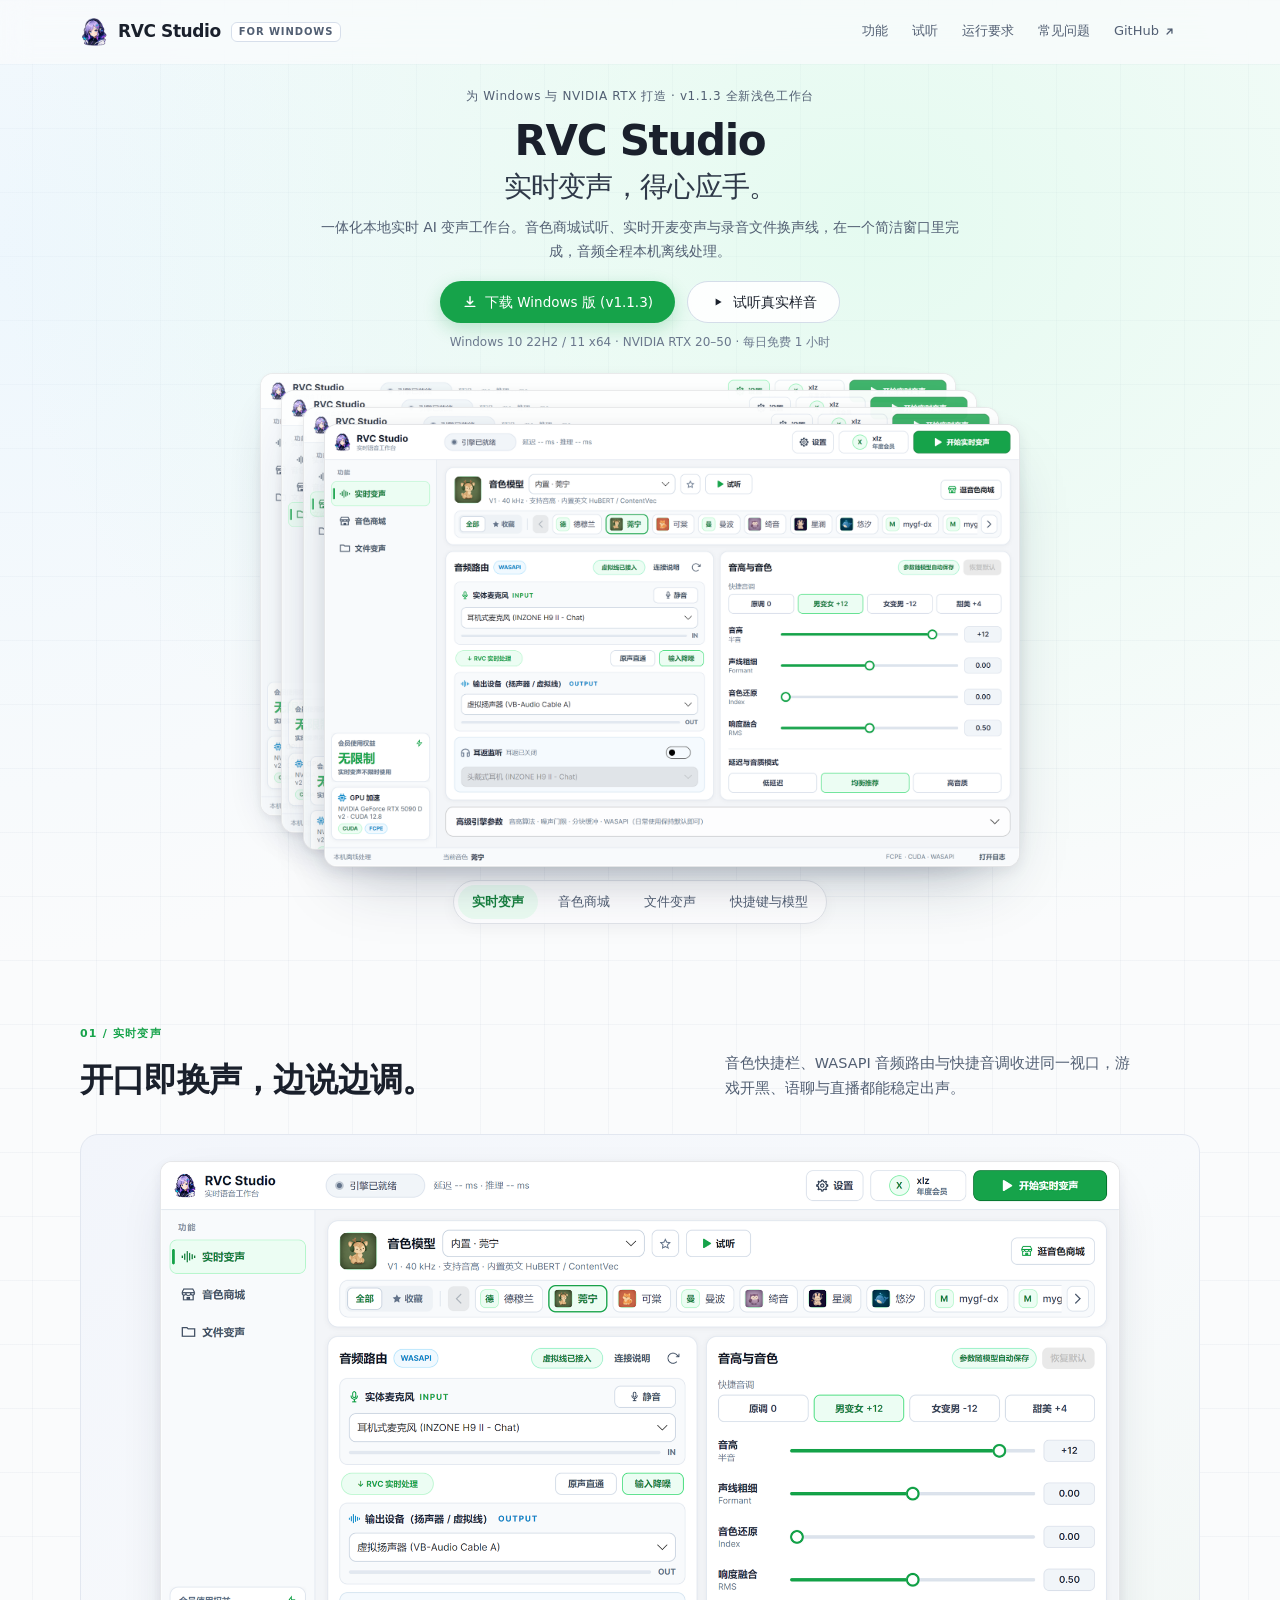
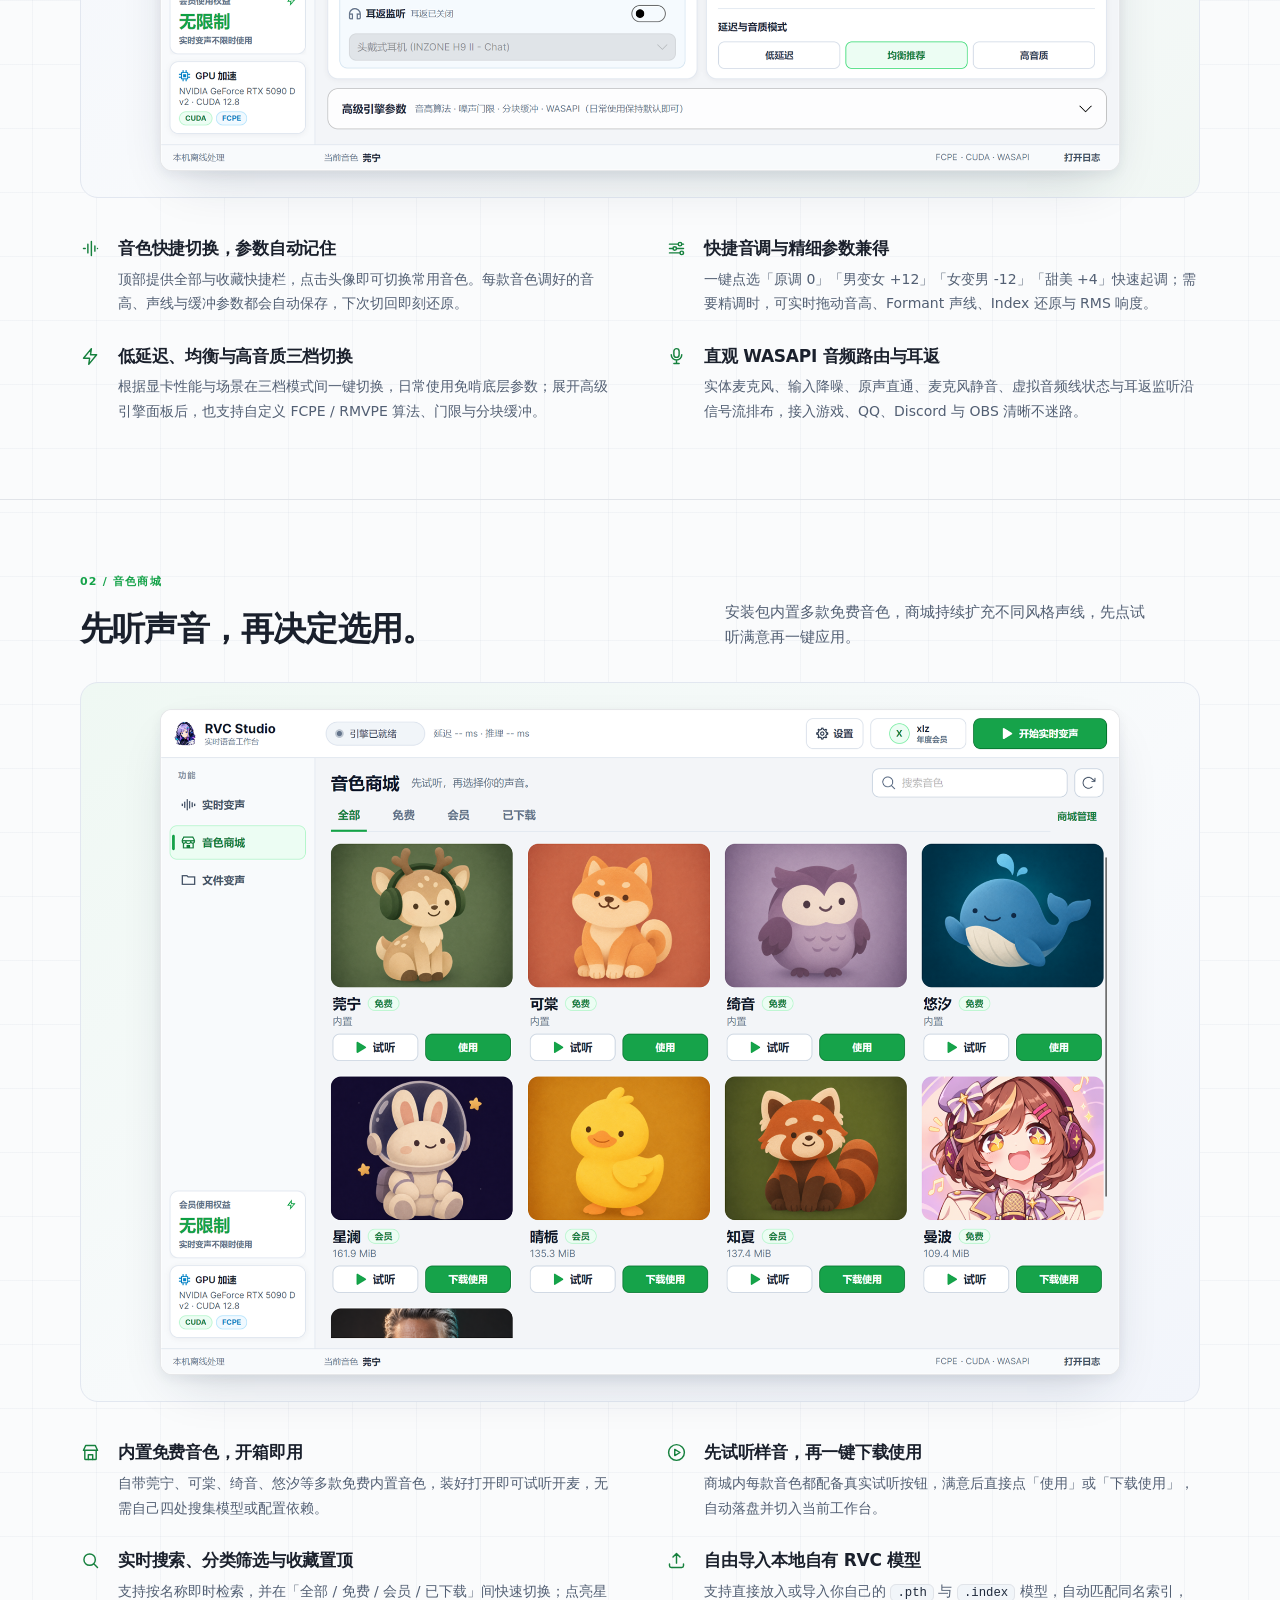
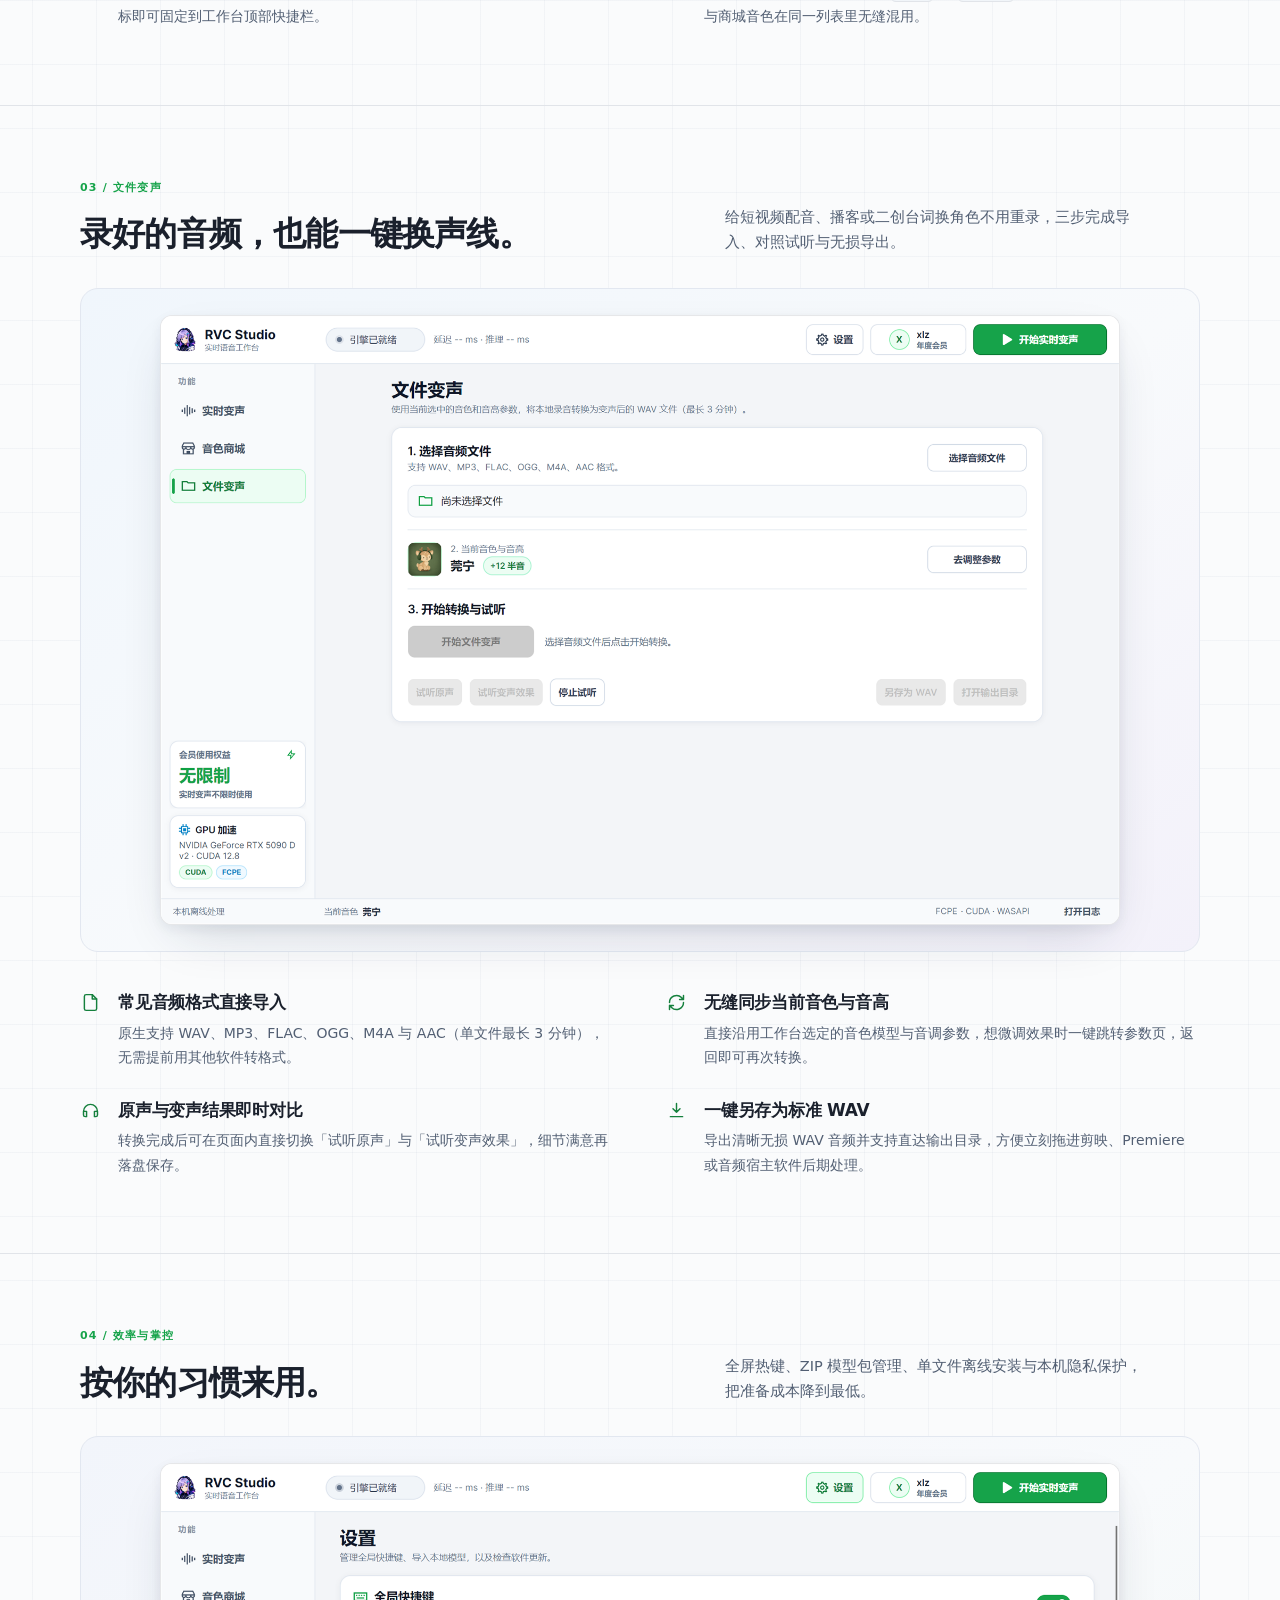
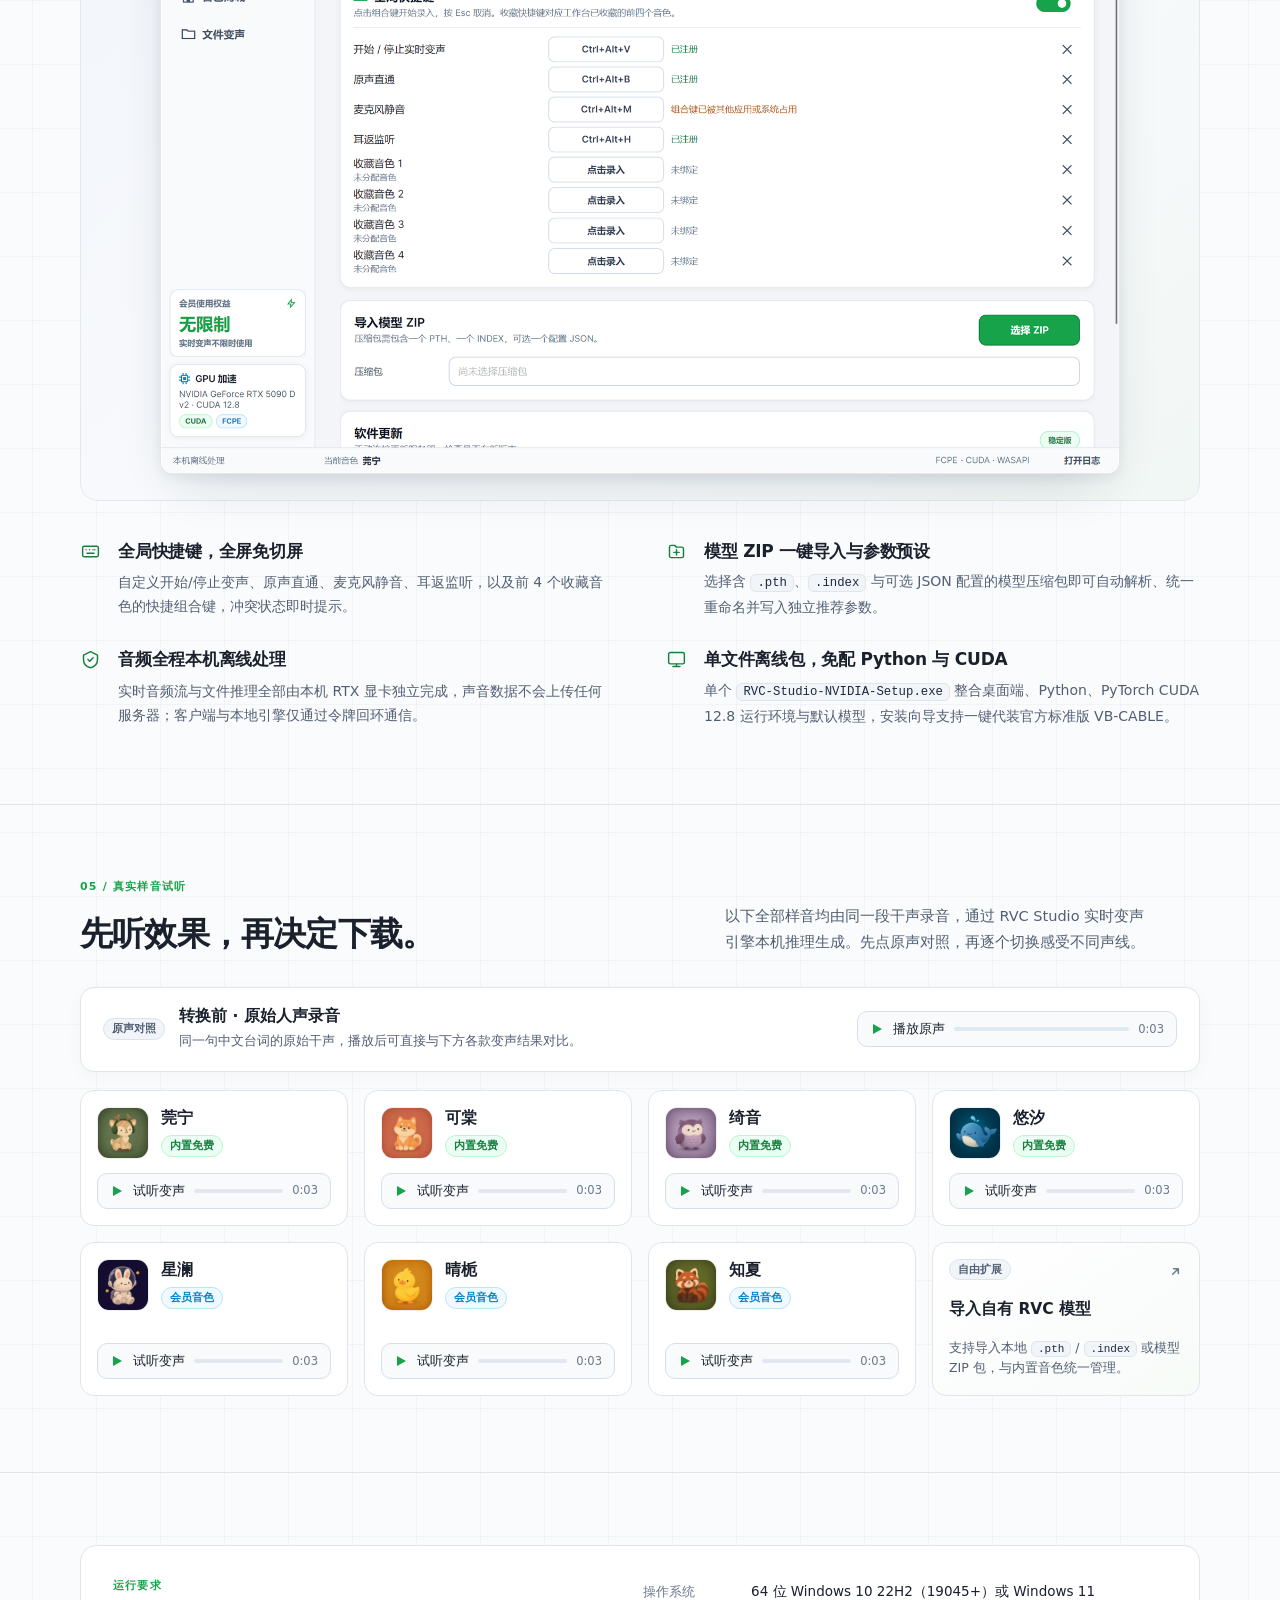
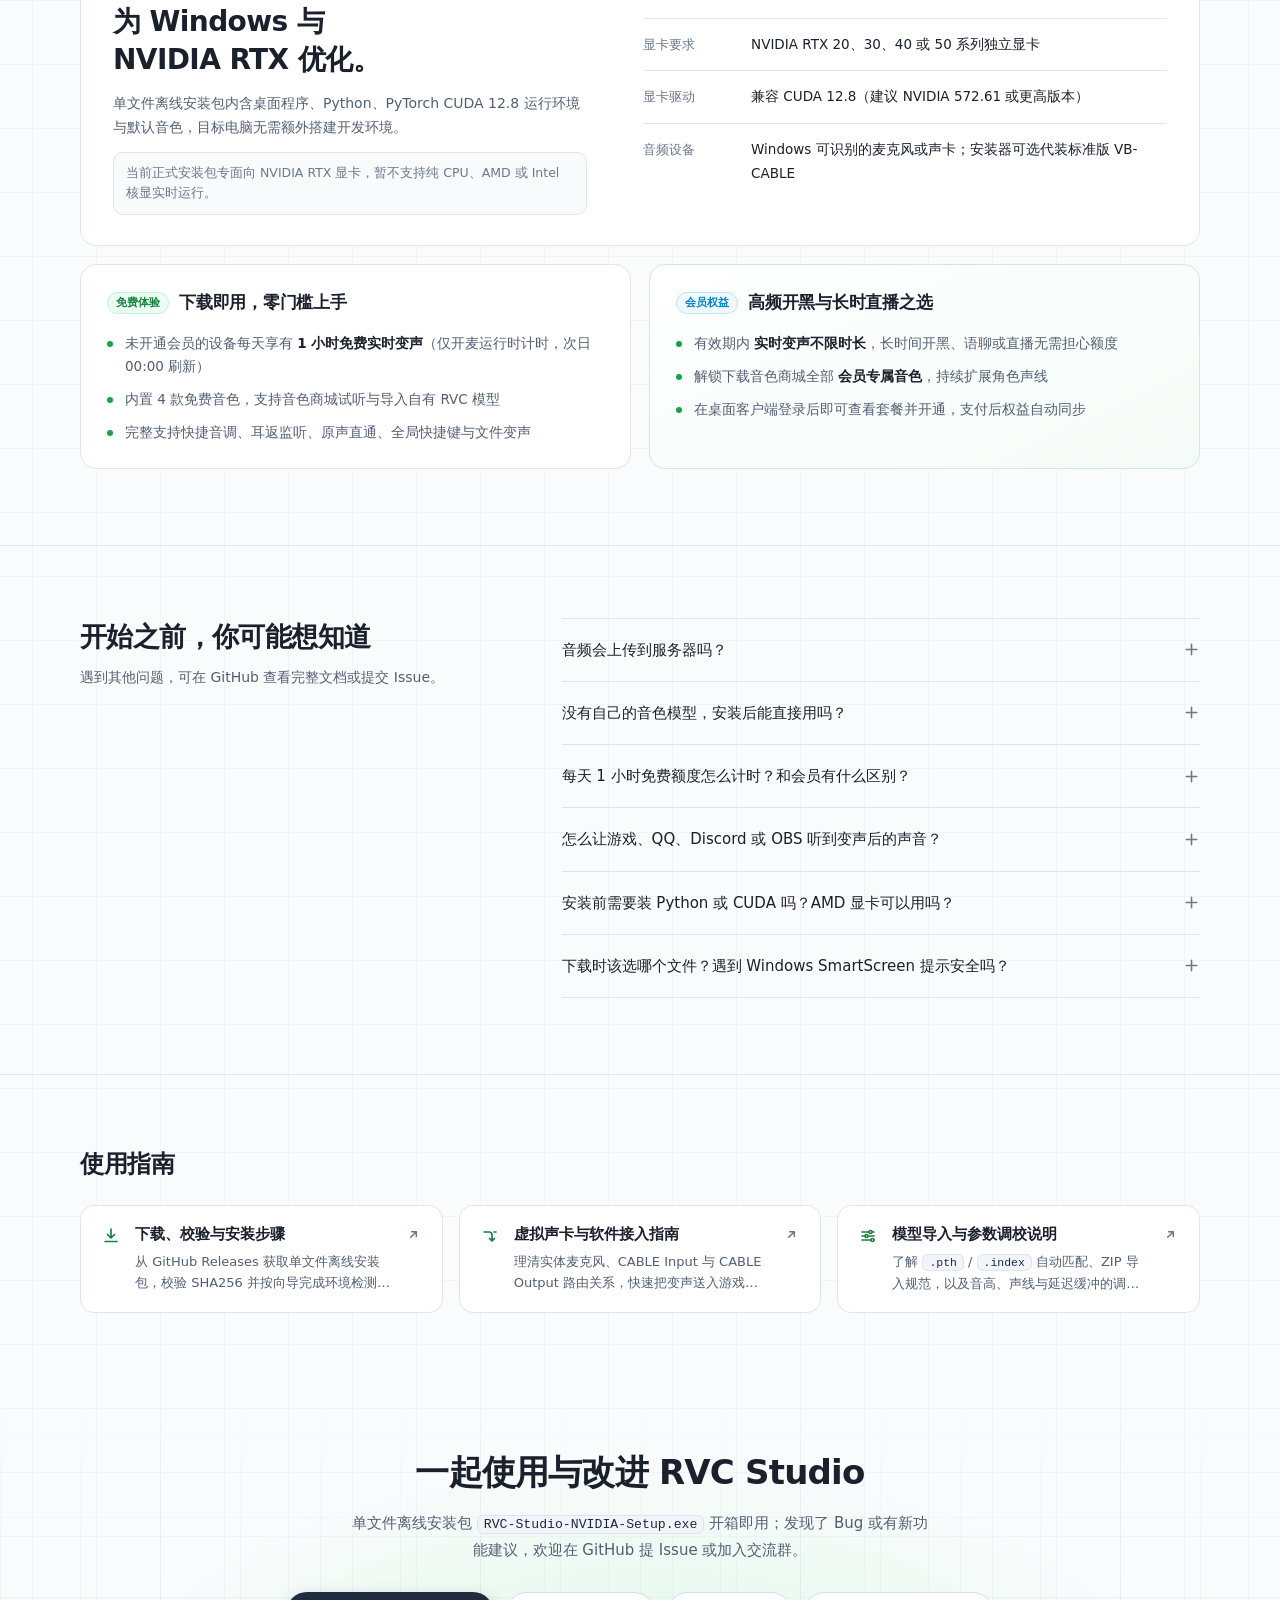
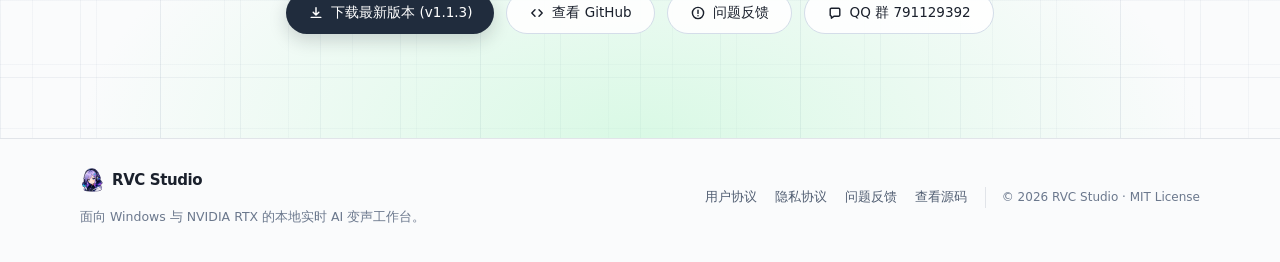
<file: docs/index.html>
<!doctype html>
<html lang="zh-CN">
  <head>
    <meta charset="utf-8" />
    <meta name="viewport" content="width=device-width, initial-scale=1" />
    <meta
      name="description"
      content="RVC Studio v1.1.3 是面向 Windows 与 NVIDIA RTX 的一体化本地实时 AI 变声工作台。音色商城先听再选、实时开麦变声与录音文件一键换声线，音频全程本机离线处理。"
    />
    <meta name="theme-color" content="#fafbfc" />
    <link rel="canonical" href="https://3egirlsdream.github.io/RvcStudio/" />
    <meta property="og:type" content="website" />
    <meta property="og:locale" content="zh_CN" />
    <meta property="og:url" content="https://3egirlsdream.github.io/RvcStudio/" />
    <meta property="og:title" content="RVC Studio｜实时变声，得心应手。" />
    <meta
      property="og:description"
      content="面向 Windows 与 NVIDIA RTX 的本地实时 AI 变声工作台。音色商城试听、实时开麦变声与录音文件换声线，在一个简洁窗口里完成。"
    />
    <meta
      property="og:image"
      content="https://3egirlsdream.github.io/RvcStudio/assets/rvc-studio-workbench.png"
    />
    <meta name="twitter:card" content="summary_large_image" />
    <title>RVC Studio｜面向 Windows 的本地实时 AI 变声工作台</title>
    <link rel="icon" type="image/png" href="assets/favicon.png" />
    <link rel="stylesheet" href="assets/styles.css" />
    <script src="assets/main.js" defer></script>
  </head>
  <body>
    <a class="skip-link" href="#main">跳到主要内容</a>

    <header class="site-header" data-header>
      <div class="wrap header-inner">
        <a class="brand" href="#top" aria-label="RVC Studio 首页">
          <img src="assets/rvc-studio-logo.png" alt="" width="28" height="28" />
          <span>RVC Studio</span>
          <span class="brand-badge">FOR WINDOWS</span>
        </a>

        <nav class="site-nav" aria-label="主要导航">
          <a href="#features">功能</a>
          <a href="#audition">试听</a>
          <a href="#requirements">运行要求</a>
          <a href="#faq">常见问题</a>
          <a
            class="nav-ext"
            href="https://github.com/3egirlsdream/RvcStudio"
            target="_blank"
            rel="noreferrer"
          >
            GitHub
            <svg viewBox="0 0 16 16" aria-hidden="true"><path d="M5 11 11 5m0 0H6m5 0v5" /></svg>
          </a>
        </nav>

        <div class="header-actions">
          <a
            class="button button-primary header-download"
            href="https://github.com/3egirlsdream/RvcStudio/releases/latest"
            target="_blank"
            rel="noreferrer"
            data-header-cta
          >下载</a>

          <details class="mobile-menu" data-mobile-menu>
            <summary aria-label="打开导航菜单">
              <svg viewBox="0 0 20 20" aria-hidden="true"><path d="M3 6h14M3 10h14M3 14h14" /></svg>
            </summary>
            <div class="mobile-menu-panel">
              <a href="#features">核心功能</a>
              <a href="#audition">真实样音试听</a>
              <a href="#requirements">运行要求与权益</a>
              <a href="#faq">常见问题</a>
              <a href="#guides">使用指南</a>
              <a href="https://github.com/3egirlsdream/RvcStudio" target="_blank" rel="noreferrer">GitHub ↗</a>
              <a
                class="button button-primary mobile-download"
                href="https://github.com/3egirlsdream/RvcStudio/releases/latest"
                target="_blank"
                rel="noreferrer"
              >下载 Windows 版 (v1.1.3)</a>
            </div>
          </details>
        </div>
      </div>
    </header>

    <main id="main">
      <!-- Hero -->
      <section class="hero" id="top" aria-labelledby="hero-title">
        <div class="wrap hero-inner">
          <div class="hero-copy">
            <p class="hero-eyebrow">为 Windows 与 NVIDIA RTX 打造 · v1.1.3 全新浅色工作台</p>
            <h1 id="hero-title">RVC Studio</h1>
            <p class="hero-tagline">实时变声，得心应手。</p>
            <p class="hero-intro">
              一体化本地实时 AI 变声工作台。音色商城试听、实时开麦变声与录音文件换声线，在一个简洁窗口里完成，音频全程本机离线处理。
            </p>
            <div class="hero-actions" data-hero-actions>
              <a
                class="button button-primary button-lg"
                href="https://github.com/3egirlsdream/RvcStudio/releases/latest"
                target="_blank"
                rel="noreferrer"
              >
                <svg viewBox="0 0 20 20" aria-hidden="true">
                  <path d="M10 3.5v9m0 0 3.5-3.5M10 12.5 6.5 9M4 15.5h12" />
                </svg>
                下载 Windows 版 (v1.1.3)
              </a>
              <a class="button button-secondary button-lg" href="#audition">
                <svg viewBox="0 0 20 20" aria-hidden="true">
                  <path d="M7 5.5v9l7.5-4.5L7 5.5Z" fill="currentColor" stroke="none" />
                </svg>
                试听真实样音
              </a>
            </div>
            <p class="hero-meta">Windows 10 22H2 / 11 x64 · NVIDIA RTX 20–50 · 每日免费 1 小时</p>
          </div>

          <!-- Layered Interactive Showcase Stack (inspired by macexplorer.top) -->
          <div class="hero-showcase" data-showcase>
            <div class="showcase-stack" aria-label="RVC Studio v1.1.3 多界面交互预览">
              <button
                type="button"
                class="showcase-layer"
                data-layer-id="settings"
                style="--layer: 0"
                aria-label="切换到全局快捷键与模型导入设置界面"
              >
                <img
                  src="assets/rvc-studio-settings.png"
                  alt="RVC Studio v1.1.3 设置界面：全局快捷键录入、模型 ZIP 导入与软件更新"
                  width="1800"
                  height="1143"
                />
              </button>

              <button
                type="button"
                class="showcase-layer"
                data-layer-id="file"
                style="--layer: 1"
                aria-label="切换到文件变声界面"
              >
                <img
                  src="assets/rvc-studio-file.png"
                  alt="RVC Studio v1.1.3 文件变声界面：导入录音、对比原声与变声效果并另存为 WAV"
                  width="1800"
                  height="1143"
                />
              </button>

              <button
                type="button"
                class="showcase-layer"
                data-layer-id="store"
                style="--layer: 2"
                aria-label="切换到音色商城界面"
              >
                <img
                  src="assets/rvc-studio-store.png"
                  alt="RVC Studio v1.1.3 音色商城界面：免费与会员音色先试听再一键选用"
                  width="1800"
                  height="1248"
                />
              </button>

              <button
                type="button"
                class="showcase-layer is-front"
                data-layer-id="workbench"
                style="--layer: 3"
                aria-label="当前显示实时变声工作台界面"
              >
                <img
                  src="assets/rvc-studio-workbench.png"
                  alt="RVC Studio v1.1.3 实时变声工作台界面：音色快捷切换、WASAPI 音频路由、快捷音调与延迟音质模式"
                  width="1800"
                  height="1143"
                />
              </button>
            </div>

            <div class="showcase-pills" role="tablist" aria-label="切换预览界面">
              <button type="button" role="tab" aria-selected="true" class="showcase-pill is-active" data-layer-trigger="workbench">实时变声</button>
              <button type="button" role="tab" aria-selected="false" class="showcase-pill" data-layer-trigger="store">音色商城</button>
              <button type="button" role="tab" aria-selected="false" class="showcase-pill" data-layer-trigger="file">文件变声</button>
              <button type="button" role="tab" aria-selected="false" class="showcase-pill" data-layer-trigger="settings">快捷键与模型</button>
            </div>
          </div>
        </div>
      </section>

      <!-- Features: Numbered Editorial Sections (01 - 04) -->
      <div class="features" id="features">
        <!-- 01 / Realtime Voice -->
        <section class="capability-section" aria-labelledby="cap-01-title">
          <div class="wrap">
            <header class="capability-heading">
              <span class="section-eyebrow">01 / 实时变声</span>
              <h2 id="cap-01-title">开口即换声，边说边调。</h2>
              <p>音色快捷栏、WASAPI 音频路由与快捷音调收进同一视口，游戏开黑、语聊与直播都能稳定出声。</p>
            </header>

            <div class="feature-spotlight">
              <figure class="spotlight-frame spotlight-wide">
                <img
                  src="assets/rvc-studio-workbench.png"
                  alt="RVC Studio v1.1.3 实时变声工作台实拍界面"
                  width="1800"
                  height="1143"
                  loading="lazy"
                />
              </figure>
            </div>

            <div class="capability-grid">
              <article class="capability">
                <svg class="cap-icon" viewBox="0 0 24 24" aria-hidden="true">
                  <path d="M4 12h2m3-5v10m4-13v16m4-11v6m3-3h0" />
                </svg>
                <h3>音色快捷切换，参数自动记住</h3>
                <p>顶部提供全部与收藏快捷栏，点击头像即可切换常用音色。每款音色调好的音高、声线与缓冲参数都会自动保存，下次切回即刻还原。</p>
              </article>

              <article class="capability">
                <svg class="cap-icon" viewBox="0 0 24 24" aria-hidden="true">
                  <path d="M4 7h10m4 0h2M4 12h4m4 0h8M4 17h12m4 0h0" />
                  <circle cx="16" cy="7" r="2" />
                  <circle cx="10" cy="12" r="2" />
                  <circle cx="18" cy="17" r="2" />
                </svg>
                <h3>快捷音调与精细参数兼得</h3>
                <p>一键点选「原调 0」「男变女 +12」「女变男 -12」「甜美 +4」快速起调；需要精调时，可实时拖动音高、Formant 声线、Index 还原与 RMS 响度。</p>
              </article>

              <article class="capability">
                <svg class="cap-icon" viewBox="0 0 24 24" aria-hidden="true">
                  <path d="M13 3 4 14h7l-1 7 9-11h-7l1-7Z" />
                </svg>
                <h3>低延迟、均衡与高音质三档切换</h3>
                <p>根据显卡性能与场景在三档模式间一键切换，日常使用免啃底层参数；展开高级引擎面板后，也支持自定义 FCPE / RMVPE 算法、门限与分块缓冲。</p>
              </article>

              <article class="capability">
                <svg class="cap-icon" viewBox="0 0 24 24" aria-hidden="true">
                  <rect x="9" y="3" width="6" height="10" rx="3" />
                  <path d="M6 10a6 6 0 0 0 12 0M12 16v4m-3 0h6" />
                </svg>
                <h3>直观 WASAPI 音频路由与耳返</h3>
                <p>实体麦克风、输入降噪、原声直通、麦克风静音、虚拟音频线状态与耳返监听沿信号流排布，接入游戏、QQ、Discord 与 OBS 清晰不迷路。</p>
              </article>
            </div>
          </div>
        </section>

        <!-- 02 / Voice Store -->
        <section class="capability-section" aria-labelledby="cap-02-title">
          <div class="wrap">
            <header class="capability-heading">
              <span class="section-eyebrow">02 / 音色商城</span>
              <h2 id="cap-02-title">先听声音，再决定选用。</h2>
              <p>安装包内置多款免费音色，商城持续扩充不同风格声线，先点试听满意再一键应用。</p>
            </header>

            <div class="feature-spotlight spotlight-tint-mint">
              <figure class="spotlight-frame spotlight-wide">
                <img
                  src="assets/rvc-studio-store.png"
                  alt="RVC Studio v1.1.3 音色商城界面，展示内置免费与会员音色卡片"
                  width="1800"
                  height="1248"
                  loading="lazy"
                />
              </figure>
            </div>

            <div class="capability-grid">
              <article class="capability">
                <svg class="cap-icon" viewBox="0 0 24 24" aria-hidden="true">
                  <path d="M4 9.5 6.5 4h11L20 9.5M4 9.5h16M5.5 9.5V19a1 1 0 0 0 1 1h11a1 1 0 0 0 1-1V9.5" />
                  <path d="M9.5 20v-5.5h5V20" />
                </svg>
                <h3>内置免费音色，开箱即用</h3>
                <p>自带莞宁、可棠、绮音、悠汐等多款免费内置音色，装好打开即可试听开麦，无需自己四处搜集模型或配置依赖。</p>
              </article>

              <article class="capability">
                <svg class="cap-icon" viewBox="0 0 24 24" aria-hidden="true">
                  <circle cx="12" cy="12" r="9" />
                  <path d="M10 8.5v7l6-3.5-6-3.5Z" />
                </svg>
                <h3>先试听样音，再一键下载使用</h3>
                <p>商城内每款音色都配备真实试听按钮，满意后直接点「使用」或「下载使用」，自动落盘并切入当前工作台。</p>
              </article>

              <article class="capability">
                <svg class="cap-icon" viewBox="0 0 24 24" aria-hidden="true">
                  <circle cx="11" cy="11" r="6.5" />
                  <path d="m16 16 4 4" />
                </svg>
                <h3>实时搜索、分类筛选与收藏置顶</h3>
                <p>支持按名称即时检索，并在「全部 / 免费 / 会员 / 已下载」间快速切换；点亮星标即可固定到工作台顶部快捷栏。</p>
              </article>

              <article class="capability">
                <svg class="cap-icon" viewBox="0 0 24 24" aria-hidden="true">
                  <path d="M12 4v11m0-11 4 4m-4-4-4 4M4 16v2a2 2 0 0 0 2 2h12a2 2 0 0 0 2-2v-2" />
                </svg>
                <h3>自由导入本地自有 RVC 模型</h3>
                <p>支持直接放入或导入你自己的 <code>.pth</code> 与 <code>.index</code> 模型，自动匹配同名索引，与商城音色在同一列表里无缝混用。</p>
              </article>
            </div>
          </div>
        </section>

        <!-- 03 / File Conversion -->
        <section class="capability-section" aria-labelledby="cap-03-title">
          <div class="wrap">
            <header class="capability-heading">
              <span class="section-eyebrow">03 / 文件变声</span>
              <h2 id="cap-03-title">录好的音频，也能一键换声线。</h2>
              <p>给短视频配音、播客或二创台词换角色不用重录，三步完成导入、对照试听与无损导出。</p>
            </header>

            <div class="feature-spotlight spotlight-tint-sky">
              <figure class="spotlight-frame spotlight-wide">
                <img
                  src="assets/rvc-studio-file.png"
                  alt="RVC Studio v1.1.3 文件变声界面"
                  width="1800"
                  height="1143"
                  loading="lazy"
                />
              </figure>
            </div>

            <div class="capability-grid">
              <article class="capability">
                <svg class="cap-icon" viewBox="0 0 24 24" aria-hidden="true">
                  <path d="M14 3H7a2 2 0 0 0-2 2v14a2 2 0 0 0 2 2h10a2 2 0 0 0 2-2V8l-5-5Z" />
                  <path d="M14 3v5h5" />
                </svg>
                <h3>常见音频格式直接导入</h3>
                <p>原生支持 WAV、MP3、FLAC、OGG、M4A 与 AAC（单文件最长 3 分钟），无需提前用其他软件转格式。</p>
              </article>

              <article class="capability">
                <svg class="cap-icon" viewBox="0 0 24 24" aria-hidden="true">
                  <path d="M4 12a8 8 0 0 1 13.7-5.6L20 8.5M20 4v4.5h-4.5M20 12a8 8 0 0 1-13.7 5.6L4 15.5M4 20v-4.5h4.5" />
                </svg>
                <h3>无缝同步当前音色与音高</h3>
                <p>直接沿用工作台选定的音色模型与音调参数，想微调效果时一键跳转参数页，返回即可再次转换。</p>
              </article>

              <article class="capability">
                <svg class="cap-icon" viewBox="0 0 24 24" aria-hidden="true">
                  <path d="M4 13a8 8 0 0 1 16 0v4a2 2 0 0 1-2 2h-1.5v-6H19M4 13v4a2 2 0 0 0 2 2h1.5v-6H5" />
                </svg>
                <h3>原声与变声结果即时对比</h3>
                <p>转换完成后可在页面内直接切换「试听原声」与「试听变声效果」，细节满意再落盘保存。</p>
              </article>

              <article class="capability">
                <svg class="cap-icon" viewBox="0 0 24 24" aria-hidden="true">
                  <path d="M12 4v10m0 0 4-4m-4 4-4-4M5 19h14" />
                </svg>
                <h3>一键另存为标准 WAV</h3>
                <p>导出清晰无损 WAV 音频并支持直达输出目录，方便立刻拖进剪映、Premiere 或音频宿主软件后期处理。</p>
              </article>
            </div>
          </div>
        </section>

        <!-- 04 / Efficiency & Privacy -->
        <section class="capability-section" aria-labelledby="cap-04-title">
          <div class="wrap">
            <header class="capability-heading">
              <span class="section-eyebrow">04 / 效率与掌控</span>
              <h2 id="cap-04-title">按你的习惯来用。</h2>
              <p>全屏热键、ZIP 模型包管理、单文件离线安装与本机隐私保护，把准备成本降到最低。</p>
            </header>

            <div class="feature-spotlight">
              <figure class="spotlight-frame spotlight-wide">
                <img
                  src="assets/rvc-studio-settings.png"
                  alt="RVC Studio v1.1.3 设置界面，展示全局快捷键与模型 ZIP 导入"
                  width="1800"
                  height="1143"
                  loading="lazy"
                />
              </figure>
            </div>

            <div class="capability-grid">
              <article class="capability">
                <svg class="cap-icon" viewBox="0 0 24 24" aria-hidden="true">
                  <rect x="3" y="6" width="18" height="12" rx="2" />
                  <path d="M7 10h.01M11 10h.01M15 10h.01M17 10h.01M8 14h8" />
                </svg>
                <h3>全局快捷键，全屏免切屏</h3>
                <p>自定义开始/停止变声、原声直通、麦克风静音、耳返监听，以及前 4 个收藏音色的快捷组合键，冲突状态即时提示。</p>
              </article>

              <article class="capability">
                <svg class="cap-icon" viewBox="0 0 24 24" aria-hidden="true">
                  <path d="M4 7a2 2 0 0 1 2-2h4l2 2h6a2 2 0 0 1 2 2v8a2 2 0 0 1-2 2H6a2 2 0 0 1-2-2V7Z" />
                  <path d="M12 10v6m-3-3h6" />
                </svg>
                <h3>模型 ZIP 一键导入与参数预设</h3>
                <p>选择含 <code>.pth</code>、<code>.index</code> 与可选 JSON 配置的模型压缩包即可自动解析、统一重命名并写入独立推荐参数。</p>
              </article>

              <article class="capability">
                <svg class="cap-icon" viewBox="0 0 24 24" aria-hidden="true">
                  <path d="M12 3 4 7v5c0 4.8 3.4 8.4 8 9.5 4.6-1.1 8-4.7 8-9.5V7l-8-4Z" />
                  <path d="m9 12 2 2 4-4" />
                </svg>
                <h3>音频全程本机离线处理</h3>
                <p>实时音频流与文件推理全部由本机 RTX 显卡独立完成，声音数据不会上传任何服务器；客户端与本地引擎仅通过令牌回环通信。</p>
              </article>

              <article class="capability">
                <svg class="cap-icon" viewBox="0 0 24 24" aria-hidden="true">
                  <rect x="3" y="4" width="18" height="13" rx="2" />
                  <path d="M8 20h8M12 17v3" />
                </svg>
                <h3>单文件离线包，免配 Python 与 CUDA</h3>
                <p>单个 <code>RVC-Studio-NVIDIA-Setup.exe</code> 整合桌面端、Python、PyTorch CUDA 12.8 运行环境与默认模型，安装向导支持一键代装官方标准版 VB-CABLE。</p>
              </article>
            </div>
          </div>
        </section>
      </div>

      <!-- 05 / Real Voice Audition -->
      <section class="audition-section" id="audition" aria-labelledby="audition-title">
        <div class="wrap">
          <header class="capability-heading">
            <span class="section-eyebrow">05 / 真实样音试听</span>
            <h2 id="audition-title">先听效果，再决定下载。</h2>
            <p>以下全部样音均由同一段干声录音，通过 RVC Studio 实时变声引擎本机推理生成。先点原声对照，再逐个切换感受不同声线。</p>
          </header>

          <div class="audition-source">
            <div class="audition-source-meta">
              <span class="pill-tag pill-tag-neutral">原声对照</span>
              <div>
                <h3>转换前 · 原始人声录音</h3>
                <p>同一句中文台词的原始干声，播放后可直接与下方各款变声结果对比。</p>
              </div>
            </div>
            <button
              class="audio-btn audio-btn-source"
              type="button"
              data-audio-src="assets/audio/original.mp3"
              data-audio-id="original"
              aria-pressed="false"
            >
              <span class="audio-btn-icon" aria-hidden="true"></span>
              <span class="audio-btn-label">播放原声</span>
              <span class="audio-track" aria-hidden="true"><i></i></span>
              <span class="audio-time" data-audio-time>0:03</span>
            </button>
          </div>

          <div class="audition-grid">
            <article class="voice-card" data-voice-card="guanning">
              <div class="voice-head">
                <img src="assets/voices/guanning.jpg" alt="莞宁 音色头像" width="52" height="52" loading="lazy" />
                <div>
                  <h3>莞宁</h3>
                  <span class="pill-tag pill-tag-free">内置免费</span>
                </div>
              </div>
              <button class="audio-btn" type="button" data-audio-src="assets/audio/guanning.mp3" data-audio-id="guanning" aria-pressed="false">
                <span class="audio-btn-icon" aria-hidden="true"></span>
                <span class="audio-btn-label">试听变声</span>
                <span class="audio-track" aria-hidden="true"><i></i></span>
                <span class="audio-time" data-audio-time>0:03</span>
              </button>
            </article>

            <article class="voice-card" data-voice-card="ketang">
              <div class="voice-head">
                <img src="assets/voices/ketang.jpg" alt="可棠 音色头像" width="52" height="52" loading="lazy" />
                <div>
                  <h3>可棠</h3>
                  <span class="pill-tag pill-tag-free">内置免费</span>
                </div>
              </div>
              <button class="audio-btn" type="button" data-audio-src="assets/audio/ketang.mp3" data-audio-id="ketang" aria-pressed="false">
                <span class="audio-btn-icon" aria-hidden="true"></span>
                <span class="audio-btn-label">试听变声</span>
                <span class="audio-track" aria-hidden="true"><i></i></span>
                <span class="audio-time" data-audio-time>0:03</span>
              </button>
            </article>

            <article class="voice-card" data-voice-card="qiyin">
              <div class="voice-head">
                <img src="assets/voices/qiyin.jpg" alt="绮音 音色头像" width="52" height="52" loading="lazy" />
                <div>
                  <h3>绮音</h3>
                  <span class="pill-tag pill-tag-free">内置免费</span>
                </div>
              </div>
              <button class="audio-btn" type="button" data-audio-src="assets/audio/qiyin.mp3" data-audio-id="qiyin" aria-pressed="false">
                <span class="audio-btn-icon" aria-hidden="true"></span>
                <span class="audio-btn-label">试听变声</span>
                <span class="audio-track" aria-hidden="true"><i></i></span>
                <span class="audio-time" data-audio-time>0:03</span>
              </button>
            </article>

            <article class="voice-card" data-voice-card="youxi">
              <div class="voice-head">
                <img src="assets/voices/youxi.jpg" alt="悠汐 音色头像" width="52" height="52" loading="lazy" />
                <div>
                  <h3>悠汐</h3>
                  <span class="pill-tag pill-tag-free">内置免费</span>
                </div>
              </div>
              <button class="audio-btn" type="button" data-audio-src="assets/audio/youxi.mp3" data-audio-id="youxi" aria-pressed="false">
                <span class="audio-btn-icon" aria-hidden="true"></span>
                <span class="audio-btn-label">试听变声</span>
                <span class="audio-track" aria-hidden="true"><i></i></span>
                <span class="audio-time" data-audio-time>0:03</span>
              </button>
            </article>

            <article class="voice-card" data-voice-card="xinglan">
              <div class="voice-head">
                <img src="assets/voices/xinglan.jpg" alt="星澜 音色头像" width="52" height="52" loading="lazy" />
                <div>
                  <h3>星澜</h3>
                  <span class="pill-tag pill-tag-pro">会员音色</span>
                </div>
              </div>
              <button class="audio-btn" type="button" data-audio-src="assets/audio/xinglan.mp3" data-audio-id="xinglan" aria-pressed="false">
                <span class="audio-btn-icon" aria-hidden="true"></span>
                <span class="audio-btn-label">试听变声</span>
                <span class="audio-track" aria-hidden="true"><i></i></span>
                <span class="audio-time" data-audio-time>0:03</span>
              </button>
            </article>

            <article class="voice-card" data-voice-card="qingzhi">
              <div class="voice-head">
                <img src="assets/voices/qingzhi.jpg" alt="晴栀 音色头像" width="52" height="52" loading="lazy" />
                <div>
                  <h3>晴栀</h3>
                  <span class="pill-tag pill-tag-pro">会员音色</span>
                </div>
              </div>
              <button class="audio-btn" type="button" data-audio-src="assets/audio/qingzhi.mp3" data-audio-id="qingzhi" aria-pressed="false">
                <span class="audio-btn-icon" aria-hidden="true"></span>
                <span class="audio-btn-label">试听变声</span>
                <span class="audio-track" aria-hidden="true"><i></i></span>
                <span class="audio-time" data-audio-time>0:03</span>
              </button>
            </article>

            <article class="voice-card" data-voice-card="zhixia">
              <div class="voice-head">
                <img src="assets/voices/zhixia.jpg" alt="知夏 音色头像" width="52" height="52" loading="lazy" />
                <div>
                  <h3>知夏</h3>
                  <span class="pill-tag pill-tag-pro">会员音色</span>
                </div>
              </div>
              <button class="audio-btn" type="button" data-audio-src="assets/audio/zhixia.mp3" data-audio-id="zhixia" aria-pressed="false">
                <span class="audio-btn-icon" aria-hidden="true"></span>
                <span class="audio-btn-label">试听变声</span>
                <span class="audio-track" aria-hidden="true"><i></i></span>
                <span class="audio-time" data-audio-time>0:03</span>
              </button>
            </article>

            <a
              class="voice-card voice-card-import"
              href="https://github.com/3egirlsdream/RvcStudio#1-准备音色模型"
              target="_blank"
              rel="noreferrer"
            >
              <div class="voice-import-top">
                <span class="pill-tag pill-tag-neutral">自由扩展</span>
                <svg class="card-arrow" viewBox="0 0 16 16" aria-hidden="true"><path d="M5 11 11 5m0 0H6m5 0v5" /></svg>
              </div>
              <h3>导入自有 RVC 模型</h3>
              <p>支持导入本地 <code>.pth</code> / <code>.index</code> 或模型 ZIP 包，与内置音色统一管理。</p>
            </a>
          </div>
        </div>
      </section>

      <!-- System Requirements & Plans -->
      <section class="specs-section" id="requirements" aria-labelledby="specs-title">
        <div class="wrap">
          <div class="specs-panel">
            <div class="specs-intro">
              <span class="section-eyebrow">运行要求</span>
              <h2 id="specs-title">为 Windows 与 NVIDIA RTX 优化。</h2>
              <p>单文件离线安装包内含桌面程序、Python、PyTorch CUDA 12.8 运行环境与默认音色，目标电脑无需额外搭建开发环境。</p>
              <p class="specs-caveat">当前正式安装包专面向 NVIDIA RTX 显卡，暂不支持纯 CPU、AMD 或 Intel 核显实时运行。</p>
            </div>

            <dl class="specs-list">
              <div>
                <dt>操作系统</dt>
                <dd>64 位 Windows 10 22H2（19045+）或 Windows 11</dd>
              </div>
              <div>
                <dt>显卡要求</dt>
                <dd>NVIDIA RTX 20、30、40 或 50 系列独立显卡</dd>
              </div>
              <div>
                <dt>显卡驱动</dt>
                <dd>兼容 CUDA 12.8（建议 NVIDIA 572.61 或更高版本）</dd>
              </div>
              <div>
                <dt>音频设备</dt>
                <dd>Windows 可识别的麦克风或声卡；安装器可选代装标准版 VB-CABLE</dd>
              </div>
            </dl>
          </div>

          <div class="plans-grid">
            <article class="plan-card">
              <div class="plan-head">
                <span class="pill-tag pill-tag-free">免费体验</span>
                <h3>下载即用，零门槛上手</h3>
              </div>
              <ul>
                <li>未开通会员的设备每天享有 <strong>1 小时免费实时变声</strong>（仅开麦运行时计时，次日 00:00 刷新）</li>
                <li>内置 4 款免费音色，支持音色商城试听与导入自有 RVC 模型</li>
                <li>完整支持快捷音调、耳返监听、原声直通、全局快捷键与文件变声</li>
              </ul>
            </article>

            <article class="plan-card plan-card-accent">
              <div class="plan-head">
                <span class="pill-tag pill-tag-pro">会员权益</span>
                <h3>高频开黑与长时直播之选</h3>
              </div>
              <ul>
                <li>有效期内 <strong>实时变声不限时长</strong>，长时间开黑、语聊或直播无需担心额度</li>
                <li>解锁下载音色商城全部 <strong>会员专属音色</strong>，持续扩展角色声线</li>
                <li>在桌面客户端登录后即可查看套餐并开通，支付后权益自动同步</li>
              </ul>
            </article>
          </div>
        </div>
      </section>

      <!-- FAQ -->
      <section class="faq-section" id="faq" aria-labelledby="faq-title">
        <div class="wrap faq-layout">
          <div class="faq-heading">
            <h2 id="faq-title">开始之前，你可能想知道</h2>
            <p>遇到其他问题，可在 GitHub 查看完整文档或提交 Issue。</p>
          </div>

          <div class="faq-list" data-faq>
            <details>
              <summary>
                <span>音频会上传到服务器吗？</span>
                <svg class="faq-plus" viewBox="0 0 18 18" aria-hidden="true"><path d="M9 3.5v11M3.5 9h11" /></svg>
              </summary>
              <p>不会。所有实时音频帧与文件变声推理均在你本机完成，声音数据不会上传到服务器。账号登录、会员同步、音色商城下载与版本检查需要联网。</p>
            </details>

            <details>
              <summary>
                <span>没有自己的音色模型，安装后能直接用吗？</span>
                <svg class="faq-plus" viewBox="0 0 18 18" aria-hidden="true"><path d="M9 3.5v11M3.5 9h11" /></svg>
              </summary>
              <p>可以。安装包已自带莞宁、可棠、绮音、悠汐等多款免费内置音色，打开就能先试听再开麦；你也可以在「音色商城」获取更多音色，或在「设置」里导入自己的 <code>.pth</code> / <code>.index</code> 或模型 ZIP 压缩包。</p>
            </details>

            <details>
              <summary>
                <span>每天 1 小时免费额度怎么计时？和会员有什么区别？</span>
                <svg class="faq-plus" viewBox="0 0 18 18" aria-hidden="true"><path d="M9 3.5v11M3.5 9h11" /></svg>
              </summary>
              <p>未开通会员时，每台设备每天有 1 小时免费实时变声额度，只有点击「开始实时变声」运行期间才会计时，并在本地时间次日 00:00 自动刷新。开通会员后，有效期内实时变声不限时，并可使用商城里的会员专属音色。</p>
            </details>

            <details>
              <summary>
                <span>怎么让游戏、QQ、Discord 或 OBS 听到变声后的声音？</span>
                <svg class="faq-plus" viewBox="0 0 18 18" aria-hidden="true"><path d="M9 3.5v11M3.5 9h11" /></svg>
              </summary>
              <p>安装程序可选一键安装标准版 VB-CABLE 虚拟音频线（装完需重启电脑）。在 RVC Studio 里将输出设备选为 <code>CABLE Input</code>，再去游戏或聊天软件的麦克风设置里选 <code>CABLE Output</code>，对方就能直接听到变声。</p>
            </details>

            <details>
              <summary>
                <span>安装前需要装 Python 或 CUDA 吗？AMD 显卡可以用吗？</span>
                <svg class="faq-plus" viewBox="0 0 18 18" aria-hidden="true"><path d="M9 3.5v11M3.5 9h11" /></svg>
              </summary>
              <p>不需要提前装 Python 或 CUDA Toolkit，离线安装包已完整内置。显卡方面，当前正式安装包仅支持 NVIDIA RTX 20/30/40/50 系列（建议驱动 572.61+），暂不支持 AMD 显卡、Intel 核显或纯 CPU 实时运行。</p>
            </details>

            <details>
              <summary>
                <span>下载时该选哪个文件？遇到 Windows SmartScreen 提示安全吗？</span>
                <svg class="faq-plus" viewBox="0 0 18 18" aria-hidden="true"><path d="M9 3.5v11M3.5 9h11" /></svg>
              </summary>
              <p>前往最新版本发布页后，直接下载单文件 <code>RVC-Studio-NVIDIA-Setup.exe</code> 即可，无需分卷。由于个人开源项目安装包暂未购买商业代码签名证书，Windows SmartScreen 可能会弹出提醒；发布页提供 <code>SHA256SUMS.txt</code> 供校验，且内置的 VB-CABLE 驱动保留了官方数字签名。</p>
            </details>
          </div>
        </div>
      </section>

      <!-- Guide Index Cards (macexplorer.top pattern) -->
      <section class="guide-section" id="guides" aria-labelledby="guides-title">
        <div class="wrap">
          <h2 id="guides-title">使用指南</h2>
          <div class="guide-grid">
            <a
              class="guide-card"
              href="https://github.com/3egirlsdream/RvcStudio#下载安装"
              target="_blank"
              rel="noreferrer"
            >
              <svg class="guide-icon" viewBox="0 0 20 20" aria-hidden="true">
                <path d="M10 3v9m0 0 3.5-3.5M10 12 6.5 8.5M4 15.5h12" />
              </svg>
              <div class="guide-body">
                <h3>下载、校验与安装步骤</h3>
                <p>从 GitHub Releases 获取单文件离线安装包，校验 SHA256 并按向导完成环境检测与 VB-CABLE 安装。</p>
              </div>
              <svg class="card-arrow" viewBox="0 0 16 16" aria-hidden="true"><path d="M5 11 11 5m0 0H6m5 0v5" /></svg>
            </a>

            <a
              class="guide-card"
              href="https://github.com/3egirlsdream/RvcStudio#2-配置音频路由"
              target="_blank"
              rel="noreferrer"
            >
              <svg class="guide-icon" viewBox="0 0 20 20" aria-hidden="true">
                <path d="M4 6h5a3 3 0 0 1 3 3v6m0 0-2.5-2.5M12 15l2.5-2.5M16 6h-2" />
              </svg>
              <div class="guide-body">
                <h3>虚拟声卡与软件接入指南</h3>
                <p>理清实体麦克风、CABLE Input 与 CABLE Output 路由关系，快速把变声送入游戏、QQ、Discord 与 OBS。</p>
              </div>
              <svg class="card-arrow" viewBox="0 0 16 16" aria-hidden="true"><path d="M5 11 11 5m0 0H6m5 0v5" /></svg>
            </a>

            <a
              class="guide-card"
              href="https://github.com/3egirlsdream/RvcStudio#参数说明"
              target="_blank"
              rel="noreferrer"
            >
              <svg class="guide-icon" viewBox="0 0 20 20" aria-hidden="true">
                <path d="M4 6h7m3 0h2M4 10h3m3 0h6M4 14h9m3 0h0" />
                <circle cx="12.5" cy="6" r="1.5" />
                <circle cx="8.5" cy="10" r="1.5" />
                <circle cx="14.5" cy="14" r="1.5" />
              </svg>
              <div class="guide-body">
                <h3>模型导入与参数调校说明</h3>
                <p>了解 <code>.pth</code> / <code>.index</code> 自动匹配、ZIP 导入规范，以及音高、声线与延迟缓冲的调校建议。</p>
              </div>
              <svg class="card-arrow" viewBox="0 0 16 16" aria-hidden="true"><path d="M5 11 11 5m0 0H6m5 0v5" /></svg>
            </a>
          </div>
        </div>
      </section>

      <!-- Community & Final CTA Banner -->
      <section class="community-section" id="download" aria-labelledby="community-title">
        <div class="wrap community-inner">
          <h2 id="community-title">一起使用与改进 RVC Studio</h2>
          <p>
            单文件离线安装包 <code>RVC-Studio-NVIDIA-Setup.exe</code> 开箱即用；发现了 Bug 或有新功能建议，欢迎在 GitHub 提 Issue 或加入交流群。
          </p>
          <div class="community-links">
            <a
              class="button button-dark button-lg"
              href="https://github.com/3egirlsdream/RvcStudio/releases/latest"
              target="_blank"
              rel="noreferrer"
            >
              <svg viewBox="0 0 20 20" aria-hidden="true">
                <path d="M10 3.5v9m0 0 3.5-3.5M10 12.5 6.5 9M4 15.5h12" />
              </svg>
              下载最新版本 (v1.1.3)
            </a>
            <a
              class="button button-secondary button-lg"
              href="https://github.com/3egirlsdream/RvcStudio"
              target="_blank"
              rel="noreferrer"
            >
              <svg viewBox="0 0 20 20" aria-hidden="true">
                <path d="M7.5 6 3.5 10l4 4M12.5 6l4 4-4 4" />
              </svg>
              查看 GitHub
            </a>
            <a
              class="button button-secondary button-lg"
              href="https://github.com/3egirlsdream/RvcStudio/issues"
              target="_blank"
              rel="noreferrer"
            >
              <svg viewBox="0 0 20 20" aria-hidden="true">
                <circle cx="10" cy="10" r="7" />
                <path d="M10 6.5v4m0 3h.01" />
              </svg>
              问题反馈
            </a>
            <button
              type="button"
              class="button button-secondary button-lg"
              data-copy-qq="791129392"
            >
              <svg viewBox="0 0 20 20" aria-hidden="true">
                <path d="M4 5.5A1.5 1.5 0 0 1 5.5 4h9A1.5 1.5 0 0 1 16 5.5v7a1.5 1.5 0 0 1-1.5 1.5H9l-3.5 2.5V14H5.5A1.5 1.5 0 0 1 4 12.5v-7Z" />
              </svg>
              <span data-copy-qq-label>QQ 群 791129392</span>
            </button>
          </div>
        </div>
      </section>
    </main>

    <footer class="site-footer">
      <div class="wrap footer-inner">
        <div class="footer-brand">
          <a class="brand brand-sm" href="#top">
            <img src="assets/rvc-studio-logo.png" alt="" width="24" height="24" loading="lazy" />
            <span>RVC Studio</span>
          </a>
          <p>面向 Windows 与 NVIDIA RTX 的本地实时 AI 变声工作台。</p>
        </div>

        <div class="footer-meta">
          <nav aria-label="页脚导航">
            <a href="https://thankful.top/protocol" target="_blank" rel="noreferrer">用户协议</a>
            <a href="https://thankful.top/private" target="_blank" rel="noreferrer">隐私协议</a>
            <a href="https://github.com/3egirlsdream/RvcStudio/issues" target="_blank" rel="noreferrer">问题反馈</a>
            <a href="https://github.com/3egirlsdream/RvcStudio" target="_blank" rel="noreferrer">查看源码</a>
          </nav>
          <span class="footer-license">© <span data-year></span> RVC Studio · MIT License</span>
        </div>
      </div>
    </footer>
  </body>
</html>
</file>
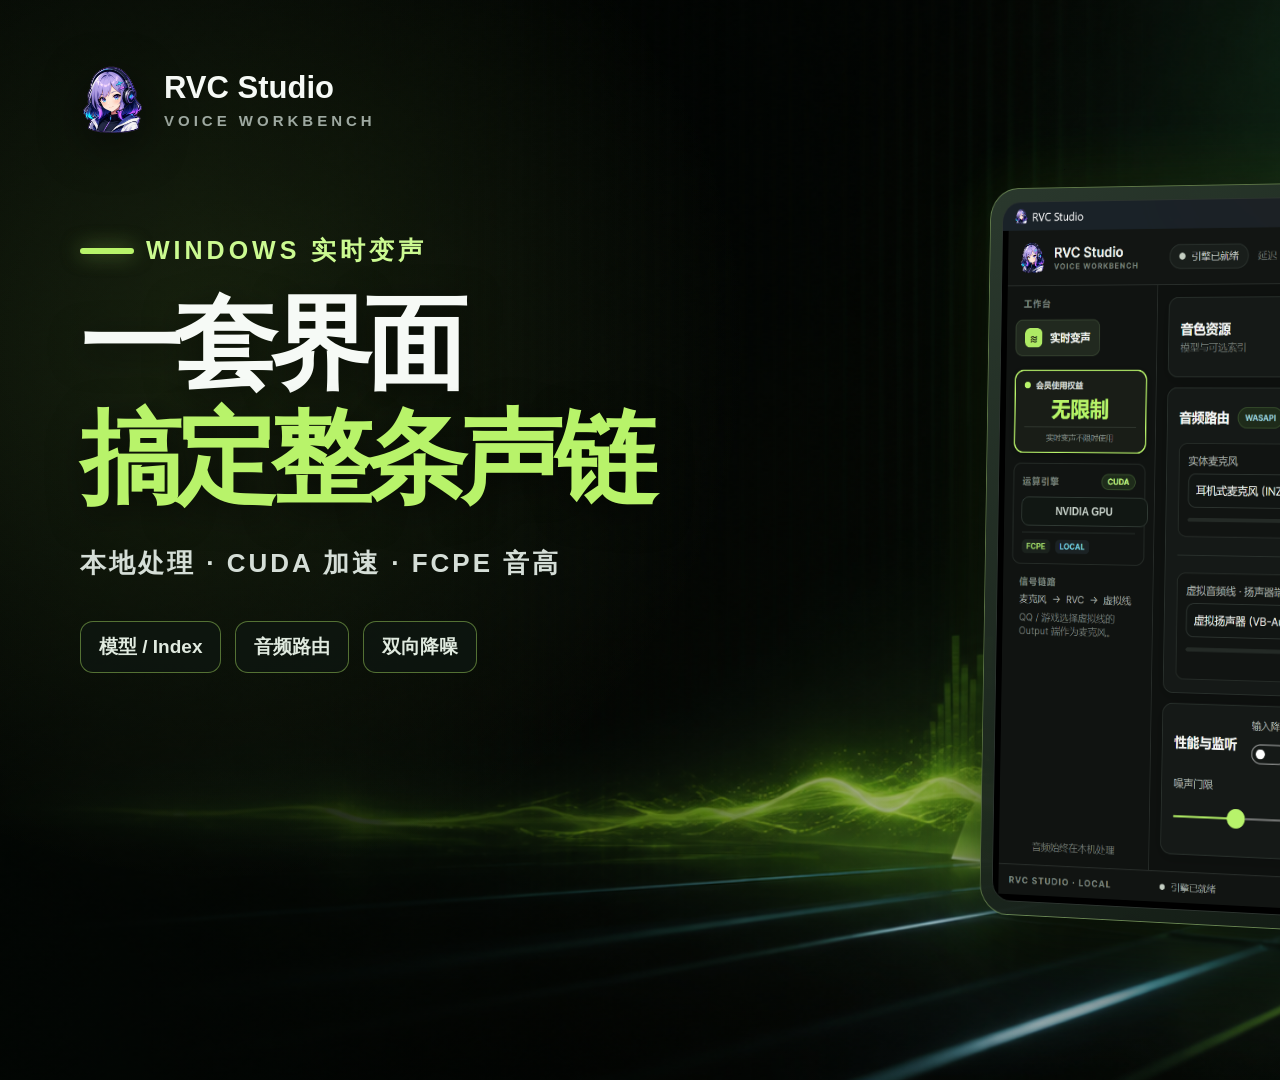
<file: studio/RvcStudio.App/marketing/social/bilibili-cover.html>
<!doctype html>
<html lang="zh-CN">
<head>
  <meta charset="utf-8" />
  <meta name="viewport" content="width=1920, initial-scale=1" />
  <title>RVC Studio · B站封面</title>
  <style>
    * { box-sizing: border-box; }
    html, body { margin: 0; width: 1920px; height: 1080px; overflow: hidden; }
    body { font-family: "Noto Sans SC", "Microsoft YaHei", sans-serif; background: #061008; }
    .cover {
      position: relative;
      width: 1920px;
      height: 1080px;
      overflow: hidden;
      color: #f6faf6;
      background: #061008 url("bilibili-bg.png") center / cover no-repeat;
    }
    .cover::before {
      content: "";
      position: absolute;
      inset: 0;
      background:
        radial-gradient(circle at 11% 32%, rgba(184, 243, 106, .12), transparent 29%),
        linear-gradient(90deg, rgba(3, 8, 4, .55) 0%, rgba(3, 8, 4, .17) 52%, rgba(3, 8, 4, .03) 100%);
    }
    .brand {
      position: absolute;
      top: 66px;
      left: 78px;
      display: flex;
      align-items: center;
      gap: 18px;
    }
    .brand img { width: 68px; height: 68px; border-radius: 20px; filter: drop-shadow(0 12px 22px rgba(0, 0, 0, .5)); }
    .brand-name { font-size: 31px; line-height: 1; font-weight: 900; }
    .brand-sub { margin-top: 9px; color: #9ea9a1; font-size: 15px; font-weight: 800; letter-spacing: 4px; }
    .copy {
      position: absolute;
      z-index: 3;
      top: 234px;
      left: 80px;
      width: 710px;
    }
    .kicker {
      display: inline-flex;
      align-items: center;
      gap: 12px;
      color: #cbfa91;
      font-size: 25px;
      font-weight: 900;
      letter-spacing: 4px;
    }
    .kicker::before { content: ""; width: 54px; height: 6px; border-radius: 9px; background: #b8f36a; box-shadow: 0 0 20px rgba(184, 243, 106, .5); }
    h1 { margin: 24px 0 0; font-size: 102px; line-height: 1.04; font-weight: 950; letter-spacing: -7px; text-shadow: 0 9px 34px rgba(0, 0, 0, .55); }
    h1 span { display: block; margin-top: 8px; color: #b8f36a; }
    .sub { margin-top: 35px; color: #d5ded7; font-size: 26px; font-weight: 700; letter-spacing: 3px; }
    .chips { display: flex; gap: 14px; margin-top: 40px; }
    .chip {
      padding: 12px 18px;
      border: 1px solid rgba(184, 243, 106, .42);
      border-radius: 13px;
      background: rgba(14, 22, 16, .82);
      color: #e0eadf;
      font-size: 19px;
      font-weight: 800;
    }
    .screen-card {
      position: absolute;
      z-index: 2;
      top: 170px;
      right: -130px;
      width: 1190px;
      padding: 14px;
      border: 1px solid rgba(204, 255, 144, .38);
      border-radius: 34px;
      background: linear-gradient(145deg, rgba(43, 58, 46, .95), rgba(7, 12, 8, .98));
      box-shadow: 0 55px 110px rgba(0, 0, 0, .66), 0 0 90px rgba(142, 230, 53, .13);
      transform: perspective(1800px) rotateY(-9deg) rotateZ(1deg);
      transform-origin: center right;
    }
    .screen {
      position: relative;
      overflow: hidden;
      width: 100%;
      aspect-ratio: 2184 / 1450;
      border: 1px solid #2b332e;
      border-radius: 22px;
      background: #0e110f;
    }
    .screen > img { display: block; width: 100%; height: 100%; }
    .scrub {
      position: absolute;
      display: flex;
      align-items: center;
      overflow: hidden;
      padding: 0 12px;
      border: 1px solid #303a34;
      border-radius: 9px;
      background: #111713;
      color: #87938b;
      font-size: 12px;
      font-weight: 700;
      white-space: nowrap;
    }
    .path-a { left: 28.9%; top: 18.25%; width: 28.2%; height: 4.8%; }
    .path-b { left: 63.6%; top: 18.25%; width: 28.1%; height: 4.8%; }
    .account { left: 72.4%; top: 5.1%; width: 11.8%; height: 5.5%; justify-content: center; color: #b8f36a; }
    .gpu { left: 2.4%; top: 42%; width: 13.2%; height: 4.2%; justify-content: center; color: #c8d2ca; }
    .stamp {
      position: absolute;
      z-index: 4;
      right: 74px;
      bottom: 54px;
      padding: 16px 26px;
      border: 2px solid #b8f36a;
      border-radius: 999px;
      background: rgba(10, 17, 11, .9);
      color: #cffa92;
      font-size: 23px;
      font-weight: 950;
      letter-spacing: 2px;
      box-shadow: 0 14px 36px rgba(0, 0, 0, .4), inset 0 0 24px rgba(184, 243, 106, .07);
    }
  </style>
</head>
<body>
  <main class="cover">
    <header class="brand">
      <img src="../../Assets/rvc-studio-icon.png" alt="" />
      <div>
        <div class="brand-name">RVC Studio</div>
        <div class="brand-sub">VOICE WORKBENCH</div>
      </div>
    </header>

    <section class="copy">
      <div class="kicker">WINDOWS 实时变声</div>
      <h1>一套界面<span>搞定整条声链</span></h1>
      <div class="sub">本地处理 · CUDA 加速 · FCPE 音高</div>
      <div class="chips">
        <div class="chip">模型 / Index</div>
        <div class="chip">音频路由</div>
        <div class="chip">双向降噪</div>
      </div>
    </section>

    <section class="screen-card">
      <div class="screen">
        <img src="../rvc-studio-ui.png" alt="RVC Studio 产品界面" />
        <div class="scrub path-a">models\voice.pth</div>
        <div class="scrub path-b">indices\voice.index</div>
        <div class="scrub account">RVC 账号</div>
        <div class="scrub gpu">NVIDIA GPU</div>
      </div>
    </section>

    <div class="stamp">音频始终在本机处理</div>
  </main>
</body>
</html>
</file>
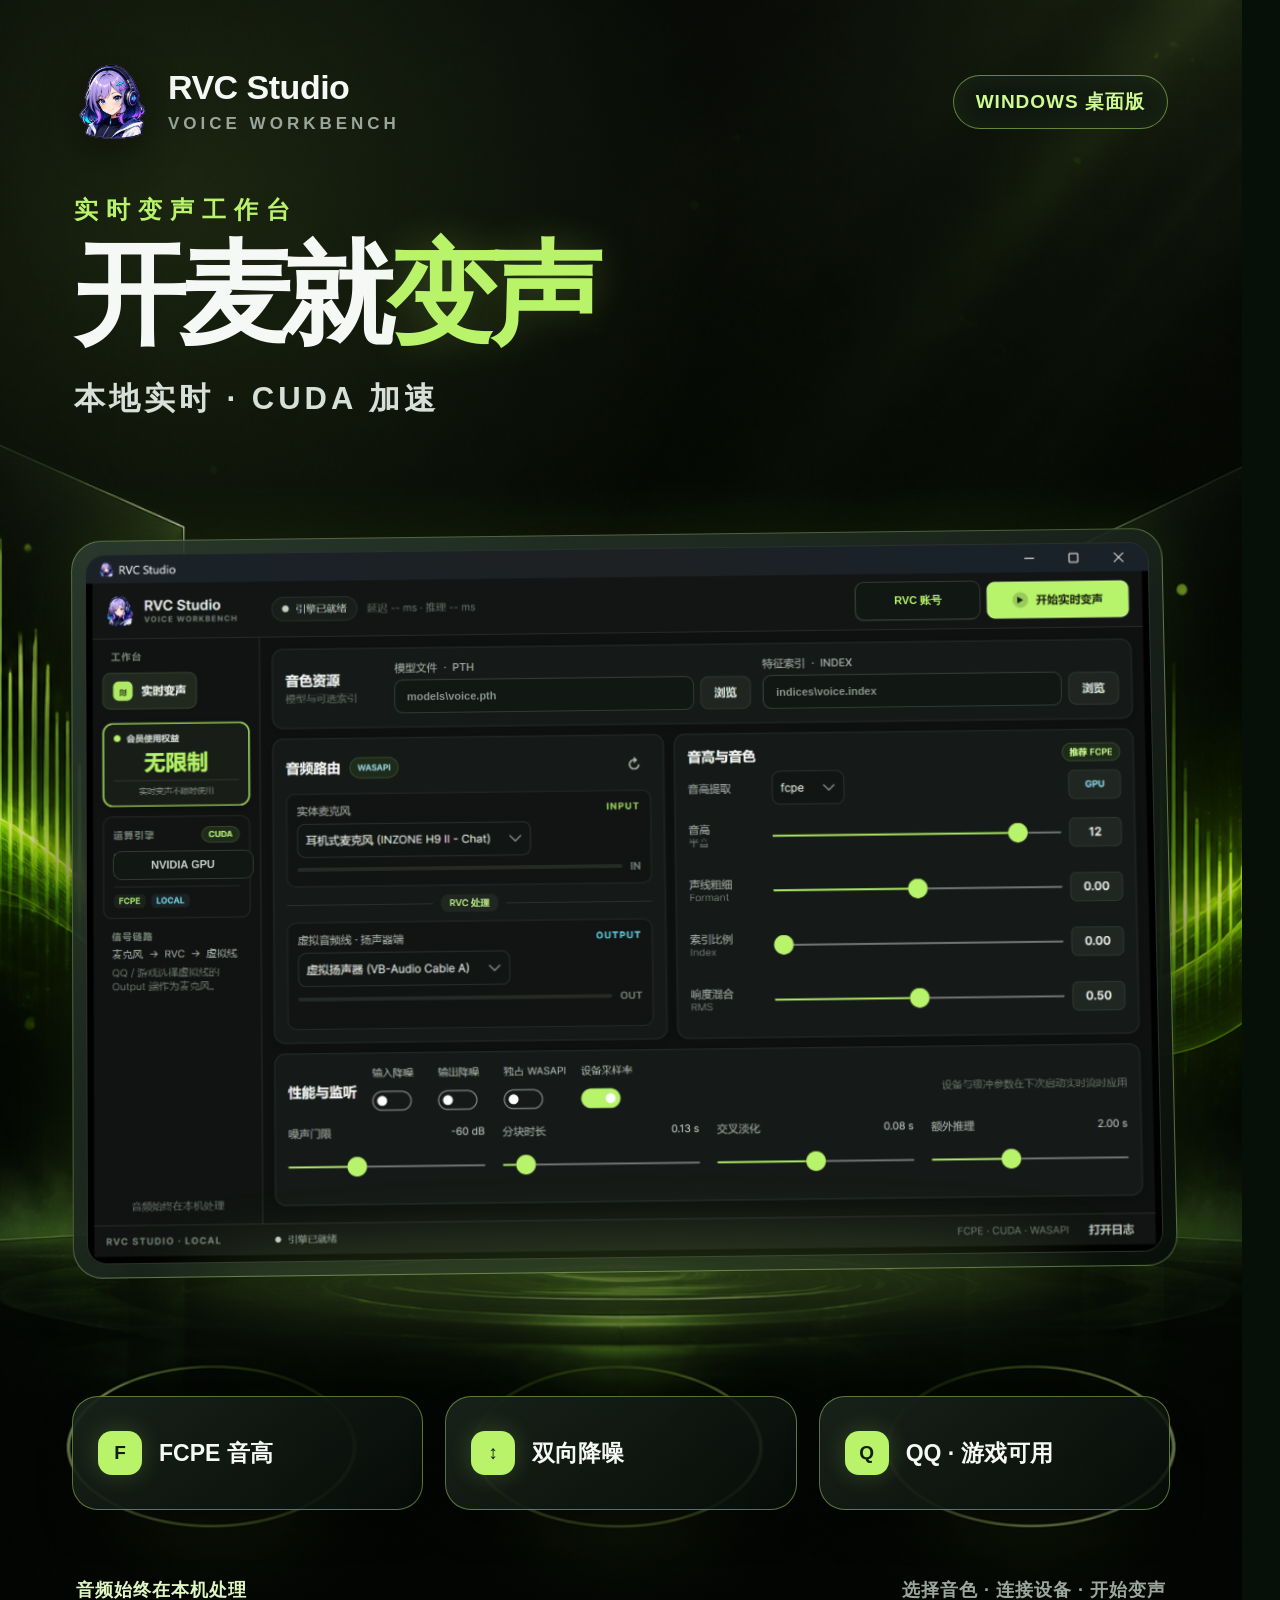
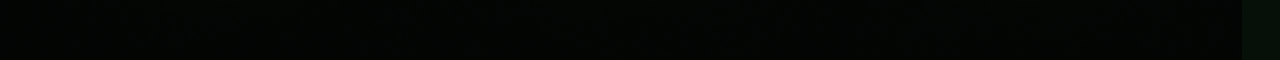
<file: studio/RvcStudio.App/marketing/social/xiaohongshu-poster.html>
<!doctype html>
<html lang="zh-CN">
<head>
  <meta charset="utf-8" />
  <meta name="viewport" content="width=1242, initial-scale=1" />
  <title>RVC Studio · 小红书首图</title>
  <style>
    * { box-sizing: border-box; }
    html, body { margin: 0; width: 1242px; height: 1660px; overflow: hidden; }
    body { font-family: "Noto Sans SC", "Microsoft YaHei", sans-serif; background: #071008; }
    .poster {
      position: relative;
      width: 1242px;
      height: 1660px;
      overflow: hidden;
      color: #f5f8f5;
      background: #071008 url("xiaohongshu-bg.png") center / cover no-repeat;
    }
    .poster::before {
      content: "";
      position: absolute;
      inset: 0;
      background:
        radial-gradient(circle at 15% 12%, rgba(184, 243, 106, .13), transparent 30%),
        linear-gradient(180deg, rgba(3, 7, 4, .2) 0%, rgba(3, 7, 4, .04) 42%, rgba(3, 7, 4, .52) 100%);
    }
    .topline {
      position: absolute;
      top: 64px;
      left: 74px;
      right: 74px;
      display: flex;
      align-items: center;
      justify-content: space-between;
    }
    .brand { display: flex; align-items: center; gap: 18px; }
    .brand img {
      width: 76px;
      height: 76px;
      border-radius: 22px;
      filter: drop-shadow(0 10px 22px rgba(0, 0, 0, .45));
    }
    .brand-name { font-size: 34px; line-height: 1; font-weight: 800; letter-spacing: -.5px; }
    .brand-kicker { margin-top: 10px; color: #9aa59d; font-size: 17px; font-weight: 700; letter-spacing: 4px; }
    .platform {
      padding: 13px 22px;
      border: 1px solid rgba(184, 243, 106, .5);
      border-radius: 999px;
      background: rgba(17, 27, 19, .72);
      color: #cffa91;
      font-size: 19px;
      font-weight: 800;
      letter-spacing: 1px;
      box-shadow: inset 0 0 28px rgba(184, 243, 106, .06);
    }
    .headline { position: absolute; top: 194px; left: 74px; }
    .headline .eyebrow {
      margin-bottom: 14px;
      color: #b8f36a;
      font-size: 24px;
      font-weight: 900;
      letter-spacing: 8px;
    }
    h1 { margin: 0; font-size: 112px; line-height: .98; font-weight: 950; letter-spacing: -8px; }
    h1 span { color: #b8f36a; text-shadow: 0 0 38px rgba(184, 243, 106, .2); }
    .subhead {
      margin-top: 28px;
      color: #d6dfd8;
      font-size: 31px;
      font-weight: 650;
      letter-spacing: 4px;
    }
    .screen-card {
      position: absolute;
      top: 532px;
      left: 72px;
      width: 1098px;
      padding: 13px;
      border: 1px solid rgba(205, 255, 149, .33);
      border-radius: 30px;
      background: linear-gradient(145deg, rgba(43, 59, 46, .9), rgba(8, 13, 9, .96));
      box-shadow: 0 42px 90px rgba(0, 0, 0, .62), 0 0 70px rgba(137, 218, 55, .12);
      transform: perspective(1500px) rotateX(1.5deg) rotateZ(-.7deg);
    }
    .screen {
      position: relative;
      overflow: hidden;
      width: 100%;
      aspect-ratio: 2184 / 1450;
      border: 1px solid #28302b;
      border-radius: 20px;
      background: #0e110f;
    }
    .screen > img { display: block; width: 100%; height: 100%; }
    .scrub {
      position: absolute;
      display: flex;
      align-items: center;
      overflow: hidden;
      padding: 0 12px;
      border: 1px solid #303a34;
      border-radius: 9px;
      background: #111713;
      color: #87938b;
      font-size: 11px;
      font-weight: 650;
      white-space: nowrap;
    }
    .path-a { left: 28.9%; top: 18.25%; width: 28.2%; height: 4.8%; }
    .path-b { left: 63.6%; top: 18.25%; width: 28.1%; height: 4.8%; }
    .account { left: 72.4%; top: 5.1%; width: 11.8%; height: 5.5%; justify-content: center; color: #b8f36a; }
    .gpu { left: 2.4%; top: 42%; width: 13.2%; height: 4.2%; justify-content: center; color: #c8d2ca; }
    .shine {
      position: absolute;
      left: 9%;
      right: 9%;
      bottom: -40px;
      height: 68px;
      border-radius: 50%;
      background: rgba(184, 243, 106, .22);
      filter: blur(32px);
    }
    .feature-row {
      position: absolute;
      left: 72px;
      right: 72px;
      bottom: 150px;
      display: grid;
      grid-template-columns: repeat(3, 1fr);
      gap: 22px;
    }
    .feature {
      min-height: 114px;
      display: flex;
      align-items: center;
      gap: 17px;
      padding: 24px 25px;
      border: 1px solid rgba(184, 243, 106, .44);
      border-radius: 26px;
      background: linear-gradient(145deg, rgba(25, 36, 27, .93), rgba(8, 13, 9, .86));
      box-shadow: 0 20px 34px rgba(0, 0, 0, .27);
      font-size: 23px;
      font-weight: 850;
      white-space: nowrap;
    }
    .feature b {
      width: 44px;
      height: 44px;
      display: grid;
      place-items: center;
      flex: 0 0 auto;
      border-radius: 14px;
      background: #b8f36a;
      color: #14200f;
      font-size: 19px;
      box-shadow: 0 0 24px rgba(184, 243, 106, .2);
    }
    .footer {
      position: absolute;
      left: 76px;
      right: 76px;
      bottom: 58px;
      display: flex;
      align-items: center;
      justify-content: space-between;
      color: #9aa69e;
      font-size: 18px;
      font-weight: 650;
      letter-spacing: 1px;
    }
    .local { color: #dff7c2; }
  </style>
</head>
<body>
  <main class="poster">
    <header class="topline">
      <div class="brand">
        <img src="../../Assets/rvc-studio-icon.png" alt="" />
        <div>
          <div class="brand-name">RVC Studio</div>
          <div class="brand-kicker">VOICE WORKBENCH</div>
        </div>
      </div>
      <div class="platform">WINDOWS 桌面版</div>
    </header>

    <section class="headline">
      <div class="eyebrow">实时变声工作台</div>
      <h1>开麦就<span>变声</span></h1>
      <div class="subhead">本地实时 · CUDA 加速</div>
    </section>

    <section class="screen-card">
      <div class="screen">
        <img src="../rvc-studio-ui.png" alt="RVC Studio 产品界面" />
        <div class="scrub path-a">models\voice.pth</div>
        <div class="scrub path-b">indices\voice.index</div>
        <div class="scrub account">RVC 账号</div>
        <div class="scrub gpu">NVIDIA GPU</div>
      </div>
      <div class="shine"></div>
    </section>

    <section class="feature-row">
      <div class="feature"><b>F</b><span>FCPE 音高</span></div>
      <div class="feature"><b>↕</b><span>双向降噪</span></div>
      <div class="feature"><b>Q</b><span>QQ · 游戏可用</span></div>
    </section>

    <footer class="footer">
      <span class="local">音频始终在本机处理</span>
      <span>选择音色 · 连接设备 · 开始变声</span>
    </footer>
  </main>
</body>
</html>
</file>
<file: docs/assets/styles.css>
:root {
  color-scheme: light;
  --bg: #fafbfc;
  --surface: #ffffff;
  --ink: #1a202c;
  --ink-soft: #2f3949;
  --muted: #525f73;
  --muted-light: #6b788d;
  --line: #e1e4e9;
  --line-strong: #cdd5e0;
  --accent: #16a34a;
  --accent-hover: #15803d;
  --accent-soft: #ecfdf3;
  --accent-border: #bbf7d0;
  --icon-tint: #15803d;
  --sky-accent: #0284c7;
  --sky-soft: #f0f9ff;
  --sky-border: #bae6fd;
  --font: "Inter", system-ui, -apple-system, BlinkMacSystemFont, "Segoe UI", "PingFang SC", "Microsoft YaHei", sans-serif;
  --wrap: min(1120px, calc(100% - 72px));
}

*,
*::before,
*::after {
  box-sizing: border-box;
}

html {
  scroll-behavior: smooth;
  scroll-padding-top: 84px;
}

body {
  margin: 0;
  min-width: 320px;
  overflow-x: hidden;
  color: var(--ink);
  font-family: var(--font);
  font-size: 14px;
  line-height: 1.75;
  background-color: var(--bg);
  background-image:
    radial-gradient(ellipse 68% 720px at 68% 220px, rgba(209, 250, 229, 0.52), transparent),
    radial-gradient(ellipse 52% 700px at 0% 260px, rgba(224, 242, 254, 0.48), transparent),
    linear-gradient(rgba(148, 163, 184, 0.08) 1px, transparent 1px),
    linear-gradient(90deg, rgba(148, 163, 184, 0.08) 1px, transparent 1px);
  background-size: 100% 100%, 100% 100%, 64px 64px, 64px 64px;
  background-position: top center, top left, top center, top center;
  background-repeat: no-repeat, no-repeat, repeat, repeat;
  -webkit-font-smoothing: antialiased;
  -moz-osx-font-smoothing: grayscale;
}

::selection {
  background: rgba(22, 163, 74, 0.16);
  color: #0f172a;
}

img,
svg {
  display: block;
}

img {
  max-width: 100%;
  height: auto;
}

a {
  color: inherit;
  text-decoration: none;
}

button {
  font: inherit;
  color: inherit;
  background: none;
  border: 0;
  padding: 0;
  cursor: pointer;
}

h1,
h2,
h3 {
  margin: 0;
  font-weight: 600;
  color: var(--ink);
  text-wrap: balance;
}

p {
  margin: 0;
  text-wrap: pretty;
}

code {
  padding: 1px 6px;
  border: 1px solid var(--line);
  border-radius: 6px;
  background: #f1f5f9;
  color: #1e293b;
  font-family: ui-monospace, "Cascadia Code", Consolas, monospace;
  font-size: 0.88em;
}

.wrap {
  width: var(--wrap);
  margin-inline: auto;
}

.skip-link {
  position: fixed;
  z-index: 200;
  top: 10px;
  left: 10px;
  padding: 8px 14px;
  border-radius: 999px;
  background: var(--accent);
  color: #ffffff;
  font-size: 13px;
  font-weight: 600;
  transform: translateY(-160%);
  transition: transform 0.18s ease;
}

.skip-link:focus {
  transform: translateY(0);
}

a:focus-visible,
button:focus-visible,
summary:focus-visible {
  outline: 2px solid var(--accent);
  outline-offset: 2px;
}

/* ==========================================================================
   Sticky Header
   ========================================================================== */
.site-header {
  position: sticky;
  top: 0;
  z-index: 100;
  height: 64px;
  background: rgba(250, 251, 252, 0.72);
  backdrop-filter: blur(14px);
  -webkit-backdrop-filter: blur(14px);
  border-bottom: 1px solid transparent;
  transition: background-color 0.2s ease, border-color 0.2s ease, box-shadow 0.2s ease;
}

.site-header.is-scrolled {
  background: rgba(250, 251, 252, 0.92);
  border-bottom-color: rgba(215, 223, 236, 0.85);
  box-shadow: 0 4px 18px rgba(26, 38, 58, 0.04);
}

.header-inner {
  display: flex;
  align-items: center;
  height: 100%;
  gap: 24px;
}

.brand {
  display: inline-flex;
  align-items: center;
  gap: 10px;
  font-size: 17px;
  font-weight: 600;
  letter-spacing: -0.4px;
  color: var(--ink);
  flex-shrink: 0;
}

.brand img {
  border-radius: 7px;
}

.brand-badge {
  padding: 2px 7px;
  border: 1px solid #d7dfeb;
  border-radius: 6px;
  background: rgba(255, 255, 255, 0.85);
  color: var(--muted);
  font-size: 10px;
  font-weight: 600;
  letter-spacing: 0.9px;
  line-height: 1.4;
}

.site-nav {
  display: flex;
  align-items: center;
  gap: 24px;
  margin-left: auto;
}

.site-nav a {
  display: inline-flex;
  align-items: center;
  gap: 4px;
  color: var(--muted);
  font-size: 13px;
  font-weight: 500;
  transition: color 0.16s ease;
}

.site-nav a:hover {
  color: var(--accent);
}

.site-nav .nav-ext svg {
  width: 13px;
  height: 13px;
  fill: none;
  stroke: currentColor;
  stroke-width: 1.6;
  stroke-linecap: round;
  stroke-linejoin: round;
}

.header-actions {
  display: flex;
  align-items: center;
  gap: 10px;
}

/* Scroll-revealed pill CTA (macexplorer.top signature) */
.header-download {
  height: 34px;
  padding: 0 16px;
  font-size: 13px;
  max-width: 0;
  padding-inline: 0;
  opacity: 0;
  visibility: hidden;
  overflow: hidden;
  white-space: nowrap;
  pointer-events: none;
  border-width: 0;
  box-shadow: none !important;
  transition:
    max-width 0.24s ease,
    padding-inline 0.24s ease,
    opacity 0.2s ease,
    visibility 0.2s ease,
    background-color 0.16s ease,
    transform 0.16s ease;
}

.site-header.is-past-hero .header-download {
  max-width: 120px;
  padding-inline: 16px;
  opacity: 1;
  visibility: visible;
  pointer-events: auto;
}

/* Mobile Menu */
.mobile-menu {
  display: none;
  position: relative;
}

.mobile-menu summary {
  list-style: none;
  display: grid;
  place-items: center;
  width: 36px;
  height: 36px;
  border: 1px solid var(--line);
  border-radius: 10px;
  background: rgba(255, 255, 255, 0.9);
  color: var(--ink);
  cursor: pointer;
}

.mobile-menu summary::-webkit-details-marker {
  display: none;
}

.mobile-menu summary svg {
  width: 18px;
  height: 18px;
  fill: none;
  stroke: currentColor;
  stroke-width: 1.8;
  stroke-linecap: round;
}

.mobile-menu-panel {
  position: absolute;
  top: calc(100% + 10px);
  right: 0;
  width: min(260px, calc(100vw - 32px));
  display: flex;
  flex-direction: column;
  gap: 4px;
  padding: 10px;
  border: 1px solid var(--line);
  border-radius: 14px;
  background: #ffffff;
  box-shadow: 0 14px 36px rgba(26, 38, 58, 0.12);
}

.mobile-menu-panel a:not(.button) {
  padding: 9px 12px;
  border-radius: 9px;
  color: var(--ink-soft);
  font-size: 13.5px;
  font-weight: 500;
}

.mobile-menu-panel a:not(.button):hover {
  background: var(--accent-soft);
  color: var(--accent-hover);
}

.mobile-download {
  margin-top: 6px;
  width: 100%;
  height: 38px;
  font-size: 13px;
}

/* ==========================================================================
   Buttons (Pill Style)
   ========================================================================== */
.button {
  display: inline-flex;
  align-items: center;
  justify-content: center;
  gap: 7px;
  border-radius: 999px;
  font-weight: 500;
  line-height: 1;
  white-space: nowrap;
  transition:
    background-color 0.18s ease,
    border-color 0.18s ease,
    color 0.18s ease,
    transform 0.18s ease,
    box-shadow 0.18s ease;
}

.button svg {
  width: 16px;
  height: 16px;
  fill: none;
  stroke: currentColor;
  stroke-width: 1.8;
  stroke-linecap: round;
  stroke-linejoin: round;
  flex-shrink: 0;
}

.button-lg {
  height: 42px;
  padding: 0 22px;
  font-size: 13.5px;
}

.button-primary {
  background: var(--accent);
  color: #ffffff;
  box-shadow: 0 6px 18px rgba(22, 163, 74, 0.24);
}

.button-primary:hover {
  background: var(--accent-hover);
  transform: translateY(-2px);
  box-shadow: 0 10px 24px rgba(22, 163, 74, 0.28);
}

.button-secondary {
  border: 1px solid #d4dde9;
  background: rgba(255, 255, 255, 0.9);
  color: var(--ink);
}

.button-secondary:hover {
  border-color: #9adab1;
  background: #ffffff;
  color: var(--accent-hover);
  transform: translateY(-2px);
  box-shadow: 0 8px 20px rgba(26, 38, 58, 0.06);
}

.button-dark {
  background: #202c3d;
  color: #ffffff;
  box-shadow: 0 6px 18px rgba(20, 29, 41, 0.18);
}

.button-dark:hover {
  background: #141d29;
  transform: translateY(-2px);
  box-shadow: 0 10px 24px rgba(20, 29, 41, 0.24);
}

/* ==========================================================================
   Hero Section & Layered Multi-Window Stack
   ========================================================================== */
.hero {
  padding: 22px 0 48px;
  text-align: center;
}

.hero-inner {
  display: flex;
  flex-direction: column;
  align-items: center;
}

.hero-copy {
  max-width: 720px;
}

.hero-eyebrow {
  margin-bottom: 10px;
  color: var(--muted);
  font-size: 12px;
  font-weight: 500;
  letter-spacing: 0.6px;
}

.hero h1 {
  font-size: clamp(34px, 4.2vw, 42px);
  font-weight: 600;
  letter-spacing: -1.3px;
  line-height: 1.15;
}

.hero-tagline {
  margin-top: 4px;
  color: var(--ink-soft);
  font-size: clamp(22px, 2.8vw, 28px);
  font-weight: 400;
  letter-spacing: -0.7px;
  line-height: 1.32;
}

.hero-intro {
  max-width: 650px;
  margin: 10px auto 0;
  color: var(--muted);
  font-size: 14px;
  line-height: 1.68;
}

.hero-actions {
  display: flex;
  flex-wrap: wrap;
  justify-content: center;
  gap: 12px;
  margin-top: 18px;
}

.hero-meta {
  margin-top: 10px;
  color: var(--muted-light);
  font-size: 12px;
  line-height: 1.5;
}

/* Interactive 4-layer fanned showcase inspired by macexplorer.top */
.hero-showcase {
  width: min(760px, 100%);
  margin-top: 22px;
}

.showcase-stack {
  position: relative;
  width: 100%;
  aspect-ratio: 16 / 10.2;
}

.showcase-layer {
  position: absolute;
  left: calc(var(--layer) * 2.8%);
  top: calc(var(--layer) * 3.5%);
  width: 91.6%;
  border-radius: 13px;
  overflow: hidden;
  background: #ffffff;
  border: 1px solid rgba(15, 23, 42, 0.09);
  box-shadow:
    0 22px 54px -22px rgba(24, 38, 66, 0.24),
    0 3px 10px rgba(24, 38, 66, 0.06);
  z-index: calc(var(--layer) + 1);
  transition:
    left 0.42s cubic-bezier(0.22, 1, 0.36, 1),
    top 0.42s cubic-bezier(0.22, 1, 0.36, 1),
    transform 0.24s ease,
    box-shadow 0.28s ease,
    opacity 0.28s ease;
}

.showcase-layer img {
  width: 100%;
  aspect-ratio: 1800 / 1143;
  object-fit: cover;
  object-position: top center;
}

.showcase-layer:not(.is-front) {
  cursor: pointer;
  opacity: 0.96;
}

.showcase-layer:not(.is-front)::after {
  content: "";
  position: absolute;
  inset: 0;
  background: rgba(248, 250, 252, 0.16);
  transition: background-color 0.2s ease;
}

.showcase-layer:not(.is-front):hover {
  transform: translate(-3px, -5px);
}

.showcase-layer:not(.is-front):hover::after {
  background: rgba(248, 250, 252, 0.03);
}

.showcase-layer.is-front {
  cursor: default;
  border-color: rgba(15, 23, 42, 0.11);
  box-shadow:
    0 28px 64px -24px rgba(24, 38, 66, 0.28),
    0 4px 14px rgba(24, 38, 66, 0.08);
}

.showcase-pills {
  display: inline-flex;
  flex-wrap: wrap;
  justify-content: center;
  gap: 6px;
  margin-top: 22px;
  padding: 4px;
  border: 1px solid var(--line);
  border-radius: 999px;
  background: rgba(255, 255, 255, 0.88);
  box-shadow: 0 4px 16px rgba(26, 38, 58, 0.04);
}

.showcase-pill {
  padding: 6px 14px;
  border-radius: 999px;
  color: var(--muted);
  font-size: 12.5px;
  font-weight: 500;
  transition: background-color 0.18s ease, color 0.18s ease;
}

.showcase-pill:hover {
  color: var(--ink);
}

.showcase-pill.is-active {
  background: var(--accent-soft);
  color: var(--accent-hover);
  font-weight: 600;
}

/* ==========================================================================
   Numbered Capability Sections (01 - 04)
   ========================================================================== */
.features {
  padding-top: 52px;
}

.capability-section {
  padding-bottom: 76px;
  margin-bottom: 72px;
  border-bottom: 1px solid var(--line);
}

.section-eyebrow {
  display: block;
  color: var(--accent);
  font-size: 11px;
  font-weight: 600;
  letter-spacing: 1.2px;
  text-transform: uppercase;
}

.capability-heading {
  display: grid;
  grid-template-columns: 1.1fr 0.9fr;
  gap: 8px 64px;
  align-items: end;
  margin-bottom: 32px;
}

.capability-heading .section-eyebrow {
  grid-column: 1 / -1;
}

.capability-heading h2 {
  font-size: clamp(26px, 3vw, 33px);
  line-height: 1.32;
  letter-spacing: -0.8px;
}

.capability-heading p {
  max-width: 420px;
  color: var(--muted);
  font-size: 14.5px;
  line-height: 1.75;
}

.feature-spotlight {
  border: 1px solid #e2e7f0;
  border-radius: 18px;
  padding: clamp(14px, 2.4vw, 26px);
  background: linear-gradient(145deg, #f2f5fb 0%, #f8fafc 55%, #f1f7f4 100%);
  margin-bottom: 38px;
}

.spotlight-tint-mint {
  background: linear-gradient(145deg, #eff8f3 0%, #f8fafc 55%, #f2f5fb 100%);
}

.spotlight-tint-sky {
  background: linear-gradient(145deg, #f0f6fc 0%, #f8fafc 55%, #f3f1fa 100%);
}

.spotlight-frame {
  margin: 0 auto;
  border-radius: 12px;
  overflow: hidden;
  border: 0.5px solid rgba(15, 23, 42, 0.1);
  background: #ffffff;
  box-shadow:
    0 20px 50px -18px rgba(24, 38, 66, 0.2),
    0 4px 12px rgba(24, 38, 66, 0.06);
}

.spotlight-wide {
  max-width: 960px;
}

.spotlight-frame img {
  width: 100%;
}

/* Borderless 2x2 capability grid */
.capability-grid {
  display: grid;
  grid-template-columns: repeat(2, minmax(0, 1fr));
  gap: 28px 52px;
}

.capability {
  display: grid;
  grid-template-columns: 24px 1fr;
  column-gap: 14px;
  row-gap: 6px;
  align-items: start;
}

.cap-icon {
  grid-row: span 2;
  width: 21px;
  height: 21px;
  margin-top: 2px;
  color: var(--icon-tint);
  fill: none;
  stroke: currentColor;
  stroke-width: 1.65;
  stroke-linecap: round;
  stroke-linejoin: round;
}

.capability h3 {
  font-size: 17px;
  line-height: 1.45;
  letter-spacing: -0.25px;
}

.capability p {
  color: var(--muted);
  font-size: 14px;
  line-height: 1.75;
}

/* ==========================================================================
   05 / Real Audio Audition Section
   ========================================================================== */
.audition-section {
  padding-bottom: 76px;
  margin-bottom: 72px;
  border-bottom: 1px solid var(--line);
}

.audition-source {
  display: flex;
  align-items: center;
  justify-content: space-between;
  gap: 24px;
  padding: 18px 22px;
  margin-bottom: 18px;
  border: 1px solid var(--line);
  border-radius: 14px;
  background: var(--surface);
  box-shadow: 0 4px 18px rgba(26, 38, 58, 0.03);
}

.audition-source-meta {
  display: flex;
  align-items: center;
  gap: 14px;
}

.audition-source-meta h3 {
  font-size: 15.5px;
  line-height: 1.4;
}

.audition-source-meta p {
  color: var(--muted);
  font-size: 13px;
  margin-top: 2px;
}

.audition-grid {
  display: grid;
  grid-template-columns: repeat(4, minmax(0, 1fr));
  gap: 16px;
}

.voice-card {
  display: flex;
  flex-direction: column;
  justify-content: space-between;
  gap: 14px;
  padding: 16px;
  border: 1px solid var(--line);
  border-radius: 14px;
  background: var(--surface);
  transition: border-color 0.18s ease, transform 0.18s ease, box-shadow 0.18s ease;
}

.voice-card:hover {
  border-color: #b7e4c7;
  transform: translateY(-2px);
  box-shadow: 0 10px 26px rgba(26, 48, 86, 0.06);
}

.voice-card.is-playing {
  border-color: var(--accent);
  box-shadow: 0 10px 28px rgba(22, 163, 74, 0.12);
}

.voice-head {
  display: flex;
  align-items: center;
  gap: 12px;
}

.voice-head img {
  width: 52px;
  height: 52px;
  border-radius: 12px;
  object-fit: cover;
  border: 1px solid rgba(15, 23, 42, 0.07);
  flex-shrink: 0;
}

.voice-head h3 {
  font-size: 15.5px;
  line-height: 1.3;
  margin-bottom: 4px;
}

.pill-tag {
  display: inline-flex;
  align-items: center;
  padding: 2px 8px;
  border-radius: 999px;
  font-size: 11px;
  font-weight: 600;
  line-height: 1.45;
  white-space: nowrap;
}

.pill-tag-free {
  background: var(--accent-soft);
  border: 1px solid var(--accent-border);
  color: var(--accent-hover);
}

.pill-tag-pro {
  background: var(--sky-soft);
  border: 1px solid var(--sky-border);
  color: var(--sky-accent);
}

.pill-tag-neutral {
  background: #f1f5f9;
  border: 1px solid #dce3ec;
  color: var(--muted);
}

/* Clean Audio Player Button */
.audio-btn {
  display: flex;
  align-items: center;
  gap: 9px;
  width: 100%;
  height: 36px;
  padding: 0 12px;
  border: 1px solid #d7dfeb;
  border-radius: 10px;
  background: #f8fafc;
  color: var(--ink);
  font-size: 12.5px;
  font-weight: 500;
  transition: background-color 0.16s ease, border-color 0.16s ease, color 0.16s ease;
}

.audio-btn:hover {
  border-color: #9adab1;
  background: #ffffff;
  color: var(--accent-hover);
}

.audio-btn.is-playing {
  border-color: var(--accent);
  background: var(--accent-soft);
  color: var(--accent-hover);
}

.audio-btn-source {
  width: min(320px, 100%);
  flex-shrink: 0;
}

.audio-btn-icon {
  position: relative;
  width: 14px;
  height: 14px;
  flex-shrink: 0;
}

.audio-btn-icon::before {
  content: "";
  position: absolute;
  top: 2px;
  left: 3px;
  border-style: solid;
  border-width: 5px 0 5px 9px;
  border-color: transparent transparent transparent var(--accent);
}

.audio-btn.is-playing .audio-btn-icon::before {
  top: 2px;
  left: 2px;
  width: 10px;
  height: 10px;
  border: 0;
  border-radius: 2px;
  background: var(--accent);
}

.audio-btn-label {
  flex-shrink: 0;
}

.audio-track {
  position: relative;
  flex: 1;
  height: 4px;
  border-radius: 999px;
  background: #e2e8f0;
  overflow: hidden;
}

.audio-track i {
  display: block;
  width: 0%;
  height: 100%;
  border-radius: inherit;
  background: var(--accent);
  transition: width 0.08s linear;
}

.audio-time {
  color: var(--muted-light);
  font-size: 11.5px;
  font-variant-numeric: tabular-nums;
  flex-shrink: 0;
}

.voice-card-import {
  background: linear-gradient(145deg, #ffffff 0%, #f7fbf8 100%);
}

.voice-import-top {
  display: flex;
  align-items: center;
  justify-content: space-between;
}

.voice-card-import h3 {
  font-size: 15.5px;
  margin-top: 2px;
}

.voice-card-import p {
  color: var(--muted);
  font-size: 12.5px;
  line-height: 1.65;
}

.voice-card-import:hover h3,
.voice-card-import:hover .card-arrow {
  color: var(--accent-hover);
}

/* ==========================================================================
   System Requirements & Plans
   ========================================================================== */
.specs-section {
  padding-bottom: 76px;
  margin-bottom: 72px;
  border-bottom: 1px solid var(--line);
}

.specs-panel {
  display: grid;
  grid-template-columns: 0.95fr 1.05fr;
  gap: 32px 56px;
  padding: 30px 32px;
  border: 1px solid var(--line);
  border-radius: 16px;
  background: var(--surface);
  margin-bottom: 18px;
}

.specs-intro h2 {
  margin-top: 8px;
  font-size: clamp(23px, 2.5vw, 28px);
  line-height: 1.35;
  letter-spacing: -0.6px;
}

.specs-intro p {
  margin-top: 12px;
  color: var(--muted);
  font-size: 14px;
}

.specs-caveat {
  padding: 10px 12px;
  border-radius: 10px;
  background: #f8fafc;
  border: 1px solid var(--line);
  color: var(--muted-light) !important;
  font-size: 12.5px !important;
  line-height: 1.65;
}

.specs-list {
  margin: 0;
  display: flex;
  flex-direction: column;
}

.specs-list > div {
  display: grid;
  grid-template-columns: 92px 1fr;
  gap: 16px;
  padding: 14px 0;
  border-bottom: 1px solid var(--line);
  align-items: baseline;
}

.specs-list > div:first-child {
  padding-top: 4px;
}

.specs-list > div:last-child {
  padding-bottom: 4px;
  border-bottom: 0;
}

.specs-list dt {
  color: var(--muted-light);
  font-size: 13px;
  font-weight: 500;
}

.specs-list dd {
  margin: 0;
  color: var(--ink);
  font-size: 13.5px;
  font-weight: 500;
}

.plans-grid {
  display: grid;
  grid-template-columns: repeat(2, minmax(0, 1fr));
  gap: 18px;
}

.plan-card {
  padding: 24px 26px;
  border: 1px solid var(--line);
  border-radius: 16px;
  background: var(--surface);
}

.plan-card-accent {
  background: linear-gradient(155deg, #ffffff 0%, #f5fbf8 100%);
  border-color: #cdebd7;
}

.plan-head {
  display: flex;
  align-items: center;
  gap: 10px;
  margin-bottom: 14px;
}

.plan-head h3 {
  font-size: 16.5px;
  letter-spacing: -0.25px;
}

.plan-card ul {
  margin: 0;
  padding: 0;
  list-style: none;
  display: flex;
  flex-direction: column;
  gap: 10px;
}

.plan-card li {
  position: relative;
  padding-left: 18px;
  color: var(--muted);
  font-size: 13.5px;
  line-height: 1.7;
}

.plan-card li::before {
  content: "";
  position: absolute;
  top: 9px;
  left: 0;
  width: 6px;
  height: 6px;
  border-radius: 50%;
  background: var(--accent);
}

.plan-card li strong {
  color: var(--ink);
  font-weight: 600;
}

/* ==========================================================================
   FAQ Accordion (macexplorer.top 1fr 1.5fr split)
   ========================================================================== */
.faq-section {
  padding-bottom: 76px;
  margin-bottom: 68px;
  border-bottom: 1px solid var(--line);
}

.faq-layout {
  display: grid;
  grid-template-columns: 1fr 1.5fr;
  gap: 56px;
  align-items: start;
}

.faq-heading h2 {
  font-size: 27px;
  line-height: 1.4;
  letter-spacing: -0.6px;
}

.faq-heading p {
  margin-top: 10px;
  color: var(--muted);
  font-size: 14px;
}

.faq-list details {
  border-top: 1px solid var(--line);
}

.faq-list details:last-child {
  border-bottom: 1px solid var(--line);
}

.faq-list summary {
  list-style: none;
  display: flex;
  align-items: center;
  justify-content: space-between;
  gap: 20px;
  padding: 18px 0;
  color: var(--ink);
  font-size: 15px;
  font-weight: 500;
  cursor: pointer;
  transition: color 0.16s ease;
}

.faq-list summary::-webkit-details-marker {
  display: none;
}

.faq-list summary:hover {
  color: var(--accent-hover);
}

.faq-plus {
  width: 17px;
  height: 17px;
  color: var(--muted-light);
  fill: none;
  stroke: currentColor;
  stroke-width: 1.7;
  stroke-linecap: round;
  flex-shrink: 0;
  transition: transform 0.2s ease, color 0.16s ease;
}

.faq-list details[open] .faq-plus {
  transform: rotate(45deg);
  color: var(--accent);
}

.faq-list details p {
  padding: 0 28px 18px 0;
  color: var(--muted);
  font-size: 14px;
  line-height: 1.8;
}

/* ==========================================================================
   Guide Index Cards
   ========================================================================== */
.guide-section {
  padding-bottom: 44px;
}

.guide-section h2 {
  font-size: 24px;
  letter-spacing: -0.5px;
  margin-bottom: 20px;
}

.guide-grid {
  display: grid;
  grid-template-columns: repeat(auto-fit, minmax(min(100%, 300px), 1fr));
  gap: 16px;
}

.guide-card {
  display: grid;
  grid-template-columns: 20px 1fr 16px;
  gap: 14px;
  align-items: start;
  padding: 18px 20px;
  border: 1px solid var(--line);
  border-radius: 14px;
  background: var(--surface);
  transition: border-color 0.18s ease, transform 0.18s ease, box-shadow 0.18s ease;
}

.guide-card:hover {
  border-color: #a7dfc0;
  transform: translateY(-2px);
  box-shadow: 0 10px 26px rgba(26, 48, 86, 0.07);
}

.guide-icon {
  width: 20px;
  height: 20px;
  margin-top: 2px;
  color: var(--icon-tint);
  fill: none;
  stroke: currentColor;
  stroke-width: 1.65;
  stroke-linecap: round;
  stroke-linejoin: round;
}

.guide-body h3 {
  font-size: 15px;
  line-height: 1.45;
  transition: color 0.16s ease;
}

.guide-body p {
  margin-top: 5px;
  color: var(--muted);
  font-size: 13px;
  line-height: 1.65;
  display: -webkit-box;
  -webkit-line-clamp: 2;
  -webkit-box-orient: vertical;
  overflow: hidden;
}

.card-arrow {
  width: 15px;
  height: 15px;
  margin-top: 3px;
  color: var(--muted-light);
  fill: none;
  stroke: currentColor;
  stroke-width: 1.6;
  stroke-linecap: round;
  stroke-linejoin: round;
  transition: color 0.16s ease, transform 0.16s ease;
}

.guide-card:hover h3,
.guide-card:hover .card-arrow {
  color: var(--accent-hover);
}

.guide-card:hover .card-arrow {
  transform: translate(1px, -1px);
}

/* ==========================================================================
   Community & Final CTA Banner (macexplorer.top 80px masked grid + bottom glow)
   ========================================================================== */
.community-section {
  position: relative;
  overflow: hidden;
  padding: 92px 0 104px;
  text-align: center;
}

.community-section::before {
  content: "";
  position: absolute;
  inset: 0;
  z-index: 0;
  background-image:
    linear-gradient(rgba(148, 163, 184, 0.14) 1px, transparent 1px),
    linear-gradient(90deg, rgba(148, 163, 184, 0.14) 1px, transparent 1px);
  background-size: 80px 80px;
  mask-image: linear-gradient(transparent 5%, #000 90%);
  -webkit-mask-image: linear-gradient(transparent 5%, #000 90%);
  pointer-events: none;
}

.community-section::after {
  content: "";
  position: absolute;
  inset: 0;
  z-index: 0;
  background: radial-gradient(ellipse 560px 280px at 50% 100%, rgba(187, 247, 208, 0.52), transparent);
  pointer-events: none;
}

.community-inner {
  position: relative;
  z-index: 1;
  max-width: 720px;
}

.community-inner h2 {
  font-size: clamp(26px, 3.2vw, 34px);
  line-height: 1.38;
  letter-spacing: -0.8px;
}

.community-inner p {
  margin: 14px auto 0;
  max-width: 580px;
  color: var(--muted);
  font-size: 15px;
  line-height: 1.8;
}

.community-links {
  display: flex;
  flex-wrap: wrap;
  justify-content: center;
  gap: 12px;
  margin-top: 28px;
}

/* ==========================================================================
   Minimalist Footer
   ========================================================================== */
.site-footer {
  border-top: 1px solid var(--line);
  padding: 28px 0 38px;
  background: var(--bg);
}

.footer-inner {
  display: flex;
  align-items: center;
  justify-content: space-between;
  gap: 24px;
}

.brand-sm {
  font-size: 15px;
  gap: 8px;
}

.footer-brand p {
  margin-top: 6px;
  color: var(--muted-light);
  font-size: 12.5px;
}

.footer-meta {
  display: flex;
  align-items: center;
  flex-wrap: wrap;
  justify-content: flex-end;
  gap: 18px;
}

.footer-meta nav {
  display: flex;
  align-items: center;
  flex-wrap: wrap;
  gap: 18px;
}

.footer-meta nav a {
  color: var(--muted);
  font-size: 13px;
  transition: color 0.16s ease;
}

.footer-meta nav a:hover {
  color: var(--accent-hover);
}

.footer-license {
  color: var(--muted-light);
  font-size: 12px;
  padding-left: 16px;
  border-left: 1px solid var(--line);
}

/* ==========================================================================
   Responsive Breakpoints
   ========================================================================== */
@media (min-width: 761px) and (max-height: 820px) {
  .hero {
    padding: 20px 0 48px;
  }

  .hero h1 {
    font-size: 38px;
  }

  .hero-tagline {
    font-size: 25px;
  }

  .hero-showcase {
    width: min(920px, 100%);
    margin-top: 22px;
  }
}

@media (max-width: 1020px) {
  .brand-badge {
    display: none;
  }

  .audition-grid {
    grid-template-columns: repeat(2, minmax(0, 1fr));
  }

  .specs-panel {
    grid-template-columns: 1fr;
    gap: 24px;
  }

  .footer-inner {
    flex-direction: column;
    align-items: flex-start;
  }

  .footer-meta {
    justify-content: flex-start;
  }

  .footer-license {
    padding-left: 0;
    border-left: 0;
  }
}

@media (max-width: 760px) {
  :root {
    --wrap: min(1120px, calc(100% - 36px));
  }

  .site-nav,
  .header-download {
    display: none;
  }

  .mobile-menu {
    display: block;
    margin-left: auto;
  }

  .header-actions {
    margin-left: auto;
  }

  .hero {
    padding: 28px 0 44px;
  }

  .showcase-stack {
    aspect-ratio: 1800 / 1143;
  }

  .showcase-layer {
    left: 0 !important;
    top: 0 !important;
    width: 100%;
    opacity: 0;
    pointer-events: none;
    transform: none !important;
  }

  .showcase-layer.is-front {
    opacity: 1;
    pointer-events: auto;
  }

  .showcase-pills {
    display: grid;
    grid-template-columns: repeat(2, minmax(0, 1fr));
    width: 100%;
    border-radius: 14px;
    padding: 5px;
    margin-top: 14px;
  }

  .showcase-pill {
    padding: 7px 10px;
    border-radius: 10px;
    text-align: center;
  }

  .capability-section,
  .audition-section,
  .specs-section,
  .faq-section {
    padding-bottom: 56px;
    margin-bottom: 52px;
  }

  .capability-heading,
  .capability-grid,
  .plans-grid,
  .faq-layout {
    grid-template-columns: 1fr;
    gap: 16px;
  }

  .capability-heading {
    margin-bottom: 24px;
  }

  .audition-source {
    flex-direction: column;
    align-items: stretch;
  }

  .audition-source-meta {
    flex-direction: column;
    align-items: flex-start;
    gap: 8px;
  }

  .audio-btn-source {
    width: 100%;
  }

  .audition-grid {
    grid-template-columns: 1fr;
  }

  .specs-panel {
    padding: 22px 20px;
  }

  .specs-list > div {
    grid-template-columns: 1fr;
    gap: 4px;
  }

  .community-section {
    padding: 68px 0 76px;
  }

  .community-links {
    display: grid;
    grid-template-columns: 1fr;
    max-width: 320px;
    margin-inline: auto;
  }
}

@media (prefers-reduced-motion: reduce) {
  html {
    scroll-behavior: auto;
  }

  *,
  *::before,
  *::after {
    animation: none !important;
    transition: none !important;
  }
}
</file>
